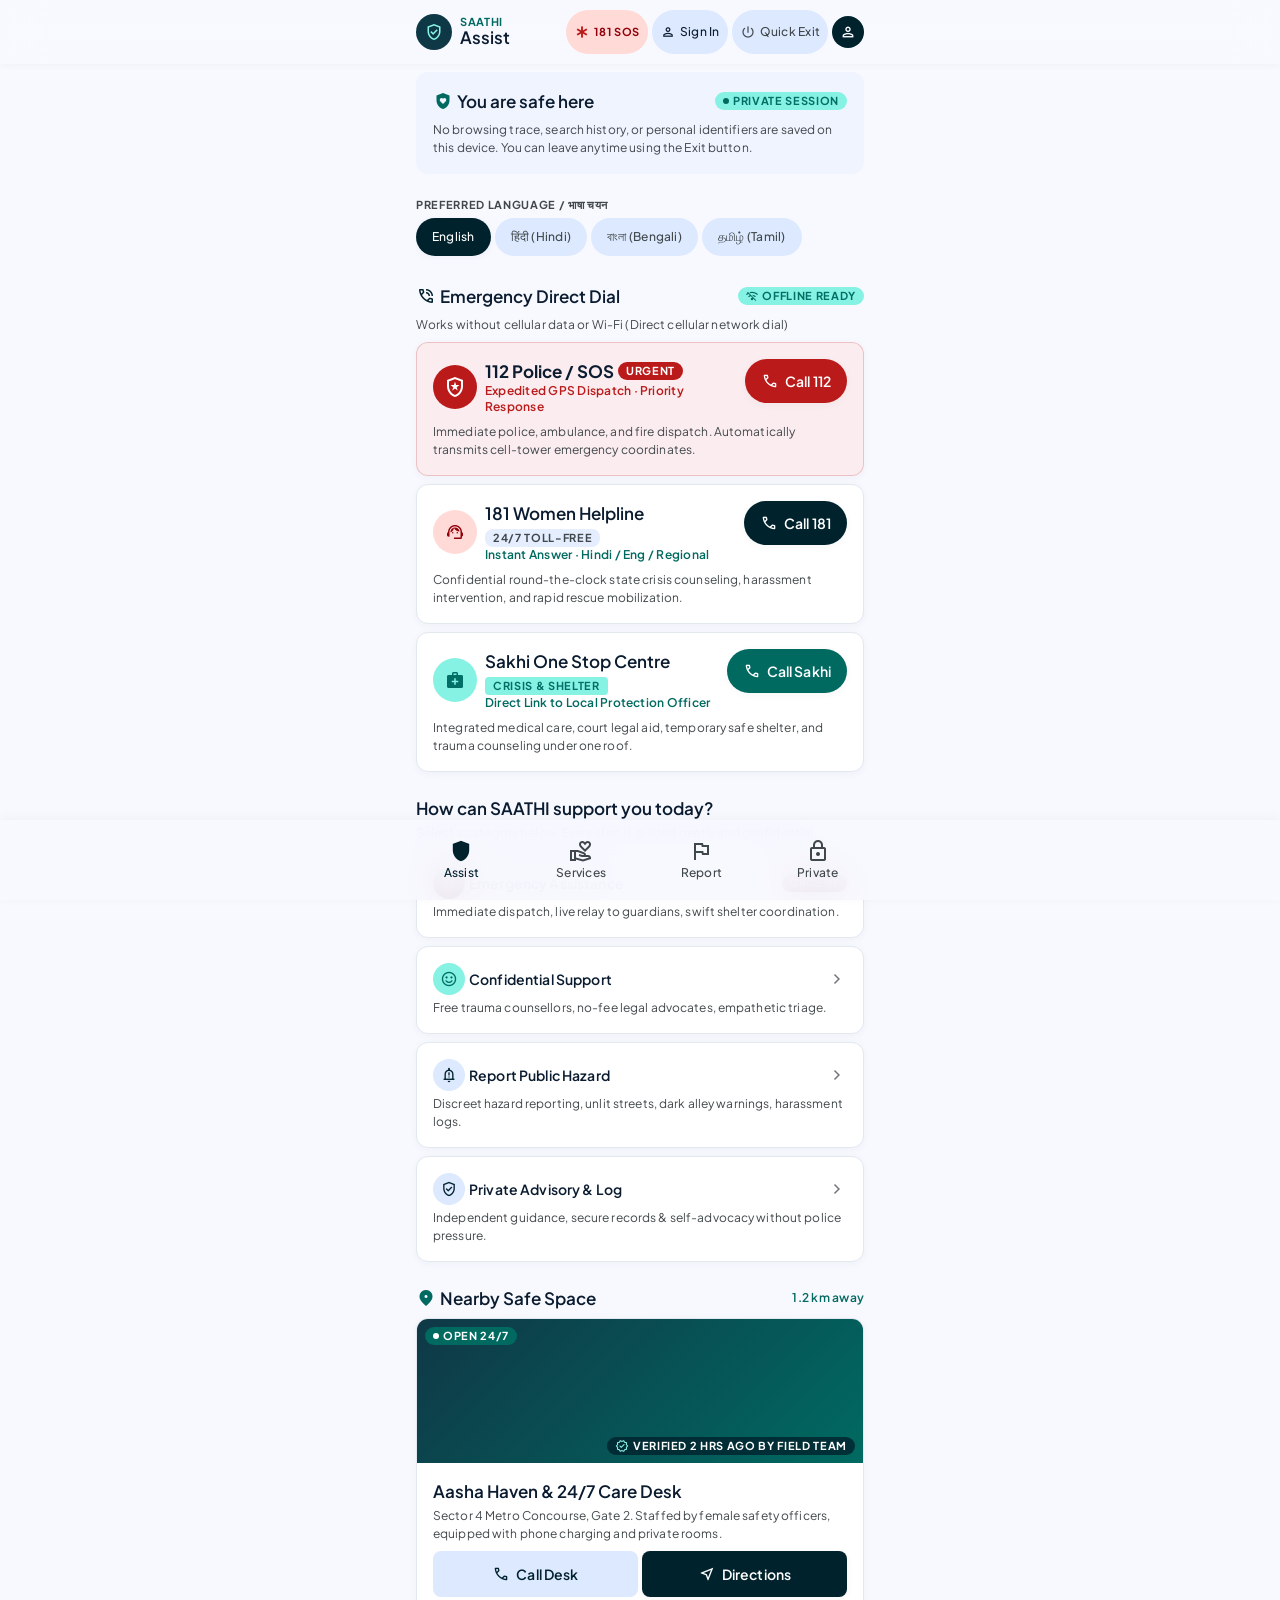
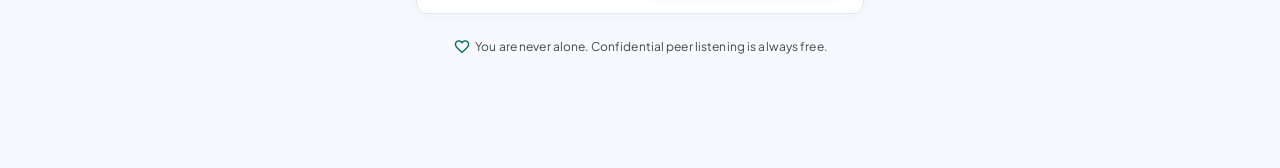
<file: shubrato/Mr.Shubrato sir ka project/Mr.Shubrato sir ka project/frontend/index.html>
<!DOCTYPE html>
<html lang="en">
<head>
  <meta charset="utf-8">
  <meta name="viewport" content="width=device-width, initial-scale=1, viewport-fit=cover">
  <meta name="theme-color" content="#f8f9ff">
  <meta name="robots" content="noindex, nofollow">
  <title>SAATHI – Assist</title>
  <link rel="preconnect" href="https://fonts.googleapis.com">
  <link rel="preconnect" href="https://fonts.gstatic.com" crossorigin>
  <link href="https://fonts.googleapis.com/css2?family=Plus+Jakarta+Sans:wght@400;500;600;700&display=swap" rel="stylesheet">
  <link href="https://fonts.googleapis.com/css2?family=Material+Symbols+Outlined:opsz,wght,FILL,GRAD@20..48,100..700,0..1,-50..200&display=swap" rel="stylesheet">
  <link rel="stylesheet" href="css/styles.css">
</head>
<body>
  <header class="app-header">
    <div class="app-header__inner">
      <div class="brand">
        <div class="brand__logo"><span class="icon" aria-hidden="true">verified_user</span></div>
        <div class="brand__text">
          <span class="brand__name t-caps">SAATHI</span>
          <span class="brand__page t-title">Assist</span>
        </div>
      </div>
      <div class="header-actions">
        <a class="pill-btn pill-btn--sos" href="tel:181" aria-label="Call 181 helpline">
          <span class="icon icon--16" aria-hidden="true">emergency</span><span class="t-caps">181 SOS</span>
        </a>
        <a class="pill-btn" href="login.html" aria-label="Sign in" style="background:var(--surface-container-high);color:var(--on-surface)">
          <span class="icon icon--16" aria-hidden="true">person</span><span class="t-label">Sign In</span>
        </a>
        <button class="pill-btn pill-btn--exit" type="button" data-quick-exit title="Leave this site immediately (or press Esc 3 times)">
          <span class="icon icon--16" aria-hidden="true">power_settings_new</span><span class="t-label">Quick Exit</span>
        </button>
        <div class="avatar" aria-hidden="true"><span class="icon icon--18">person</span></div>
      </div>
    </div>
  </header>

  <main class="app-main">

    <!-- Reassurance -->
    <section class="card card--tint" aria-labelledby="safe-title">
      <div class="row row--between">
        <div class="row" style="gap:4px">
          <span class="icon icon--fill accent" aria-hidden="true">shield_with_heart</span>
          <h1 class="t-title" id="safe-title" data-i18n="safe_title">You are safe here</h1>
        </div>
        <span class="badge t-caps"><span class="dot pulse"></span>Private Session</span>
      </div>
      <p class="t-small muted" data-i18n="safe_body">No browsing trace, search history, or personal identifiers are saved on this device. You can leave anytime using the Exit button.</p>
    </section>

    <!-- Language -->
    <section class="stack-xs" aria-labelledby="lang-label">
      <span class="t-caps muted" id="lang-label">Preferred Language / भाषा चयन</span>
      <div class="scroll-x" role="group" aria-labelledby="lang-label">
        <button class="chip t-label" type="button" data-lang="en" aria-pressed="true">English</button>
        <button class="chip t-label" type="button" data-lang="hi" aria-pressed="false">हिंदी (Hindi)</button>
        <button class="chip t-label" type="button" data-lang="bn" aria-pressed="false">বাংলা (Bengali)</button>
        <button class="chip t-label" type="button" data-lang="ta" aria-pressed="false">தமிழ் (Tamil)</button>
      </div>
    </section>

    <!-- Emergency dial -->
    <section class="section" aria-labelledby="dial-title">
      <div class="section__head">
        <div class="section__title">
          <span class="icon" style="color:var(--primary)" aria-hidden="true">phone_in_talk</span>
          <h2 class="t-title" id="dial-title" data-i18n="dial_title">Emergency Direct Dial</h2>
        </div>
        <span class="badge t-caps"><span class="icon icon--12 accent" aria-hidden="true">wifi_off</span>Offline Ready</span>
      </div>
      <p class="t-small muted">Works without cellular data or Wi-Fi (Direct cellular network dial)</p>

      <article class="card card--sos">
        <div class="row row--between" style="align-items:flex-start">
          <div class="row min-0">
            <div class="icon-circle icon-circle--lg icon-circle--sos"><span class="icon icon--24" aria-hidden="true">local_police</span></div>
            <div class="stack-xs min-0" style="gap:0">
              <div class="row row--wrap" style="gap:4px">
                <h3 class="t-title" style="font-weight:700">112 Police / SOS</h3>
                <span class="badge badge--red t-caps pulse">Urgent</span>
              </div>
              <span class="t-label danger" style="font-weight:600">Expedited GPS Dispatch · Priority Response</span>
            </div>
          </div>
          <a class="btn btn--call btn--call-sos t-label-lg" href="tel:112"><span class="icon icon--18" aria-hidden="true">call</span>Call 112</a>
        </div>
        <p class="t-small muted">Immediate police, ambulance, and fire dispatch. Automatically transmits cell-tower emergency coordinates.</p>
      </article>

      <article class="card">
        <div class="row row--between" style="align-items:flex-start">
          <div class="row min-0">
            <div class="icon-circle icon-circle--lg icon-circle--soft-red"><span class="icon" aria-hidden="true">support_agent</span></div>
            <div class="stack-xs min-0" style="gap:0">
              <div class="row row--wrap" style="gap:4px">
                <h3 class="t-title">181 Women Helpline</h3>
                <span class="tag t-caps">24/7 Toll-Free</span>
              </div>
              <span class="t-label accent" style="font-weight:600">Instant Answer · Hindi / Eng / Regional</span>
            </div>
          </div>
          <a class="btn btn--call btn--call-primary t-label-lg" href="tel:181"><span class="icon icon--18" aria-hidden="true">call</span>Call 181</a>
        </div>
        <p class="t-small muted">Confidential round-the-clock state crisis counseling, harassment intervention, and rapid rescue mobilization.</p>
      </article>

      <article class="card">
        <div class="row row--between" style="align-items:flex-start">
          <div class="row min-0">
            <div class="icon-circle icon-circle--lg icon-circle--teal"><span class="icon icon--fill" aria-hidden="true">medical_services</span></div>
            <div class="stack-xs min-0" style="gap:0">
              <div class="row row--wrap" style="gap:4px">
                <h3 class="t-title">Sakhi One Stop Centre</h3>
                <span class="badge badge--square t-caps">Crisis &amp; Shelter</span>
              </div>
              <span class="t-label accent" style="font-weight:600">Direct Link to Local Protection Officer</span>
            </div>
          </div>
          <a class="btn btn--call btn--call-teal t-label-lg" href="tel:181"><span class="icon icon--18" aria-hidden="true">call</span>Call Sakhi</a>
        </div>
        <p class="t-small muted">Integrated medical care, court legal aid, temporary safe shelter, and trauma counseling under one roof.</p>
      </article>
    </section>

    <!-- Triage -->
    <section class="section" aria-labelledby="support-title">
      <div>
        <h2 class="t-title" id="support-title" data-i18n="support_title">How can SAATHI support you today?</h2>
        <p class="t-small muted mt-xs" data-i18n="support_sub">Select a category below. Every step is guided gently and confidential.</p>
      </div>
      <a class="option-card" href="services.html?need=emergency">
        <div class="row row--between">
          <div class="row" style="gap:4px">
            <div class="icon-circle icon-circle--sm icon-circle--urgent"><span class="icon icon--18" aria-hidden="true">e911_emergency</span></div>
            <span class="t-label-lg">Emergency Assistance</span>
          </div>
          <span class="badge badge--urgent t-caps">Urgent</span>
        </div>
        <p class="t-small muted">Immediate dispatch, live relay to guardians, swift shelter coordination.</p>
      </a>
      <a class="option-card" href="services.html">
        <div class="row row--between">
          <div class="row" style="gap:4px">
            <div class="icon-circle icon-circle--sm icon-circle--teal"><span class="icon icon--18" aria-hidden="true">sentiment_satisfied</span></div>
            <span class="t-label-lg">Confidential Support</span>
          </div>
          <span class="icon subtle" aria-hidden="true">chevron_right</span>
        </div>
        <p class="t-small muted">Free trauma counsellors, no-fee legal advocates, empathetic triage.</p>
      </a>
      <a class="option-card" href="report.html">
        <div class="row row--between">
          <div class="row" style="gap:4px">
            <div class="icon-circle icon-circle--sm"><span class="icon icon--18" aria-hidden="true">notification_important</span></div>
            <span class="t-label-lg">Report Public Hazard</span>
          </div>
          <span class="icon subtle" aria-hidden="true">chevron_right</span>
        </div>
        <p class="t-small muted">Discreet hazard reporting, unlit streets, dark alley warnings, harassment logs.</p>
      </a>
      <a class="option-card" href="private.html">
        <div class="row row--between">
          <div class="row" style="gap:4px">
            <div class="icon-circle icon-circle--sm"><span class="icon icon--18" aria-hidden="true">verified_user</span></div>
            <span class="t-label-lg">Private Advisory &amp; Log</span>
          </div>
          <span class="icon subtle" aria-hidden="true">chevron_right</span>
        </div>
        <p class="t-small muted">Independent guidance, secure records &amp; self-advocacy without police pressure.</p>
      </a>
    </section>

    <!-- Nearby safe space -->
    <section class="section" aria-labelledby="nearby-title">
      <div class="section__head">
        <div class="section__title">
          <span class="icon icon--fill accent" aria-hidden="true">location_on</span>
          <h2 class="t-title" id="nearby-title" data-i18n="nearby_title">Nearby Safe Space</h2>
        </div>
        <span class="t-label accent" style="font-weight:600">1.2 km away</span>
      </div>
      <article class="card card--flush">
        <div class="media">
          <img src="https://lh3.googleusercontent.com/aida-public/[base64]" alt="Well-lit metro concourse with a staffed assistance desk" loading="lazy" onerror="this.remove()">
          <span class="media__tl badge badge--solid t-caps" style="padding:2px 8px"><span class="dot dot--white pulse"></span>Open 24/7</span>
          <span class="media__br glass-dark badge t-caps"><span class="icon icon--14" style="color:var(--secondary-fixed)" aria-hidden="true">verified</span>Verified 2 hrs ago by field team</span>
        </div>
        <div class="card__body">
          <div>
            <h3 class="t-title">Aasha Haven &amp; 24/7 Care Desk</h3>
            <p class="t-small muted mt-xs">Sector 4 Metro Concourse, Gate 2. Staffed by female safety officers, equipped with phone charging and private rooms.</p>
          </div>
          <div class="row" style="gap:4px">
            <a class="btn btn--soft t-label-lg grow" style="min-height:46px;border-radius:var(--radius);color:var(--primary)" href="tel:0112345678"><span class="icon icon--18" aria-hidden="true">call</span>Call Desk</a>
            <a class="btn btn--primary t-label-lg grow" style="min-height:46px;border-radius:var(--radius)" href="https://maps.google.com" target="_blank" rel="noopener noreferrer"><span class="icon icon--18" aria-hidden="true">near_me</span>Directions</a>
          </div>
        </div>
      </article>
    </section>

    <footer class="row" style="justify-content:center;text-align:center;gap:4px">
      <span class="icon icon--18 accent" aria-hidden="true">favorite</span>
      <p class="t-small muted" data-i18n="never_alone">You are never alone. Confidential peer listening is always free.</p>
    </footer>

  </main>

  <nav class="bottom-nav" aria-label="Primary">
    <div class="bottom-nav__inner">
      <a class="nav-link" href="index.html" aria-current="page"><span class="icon icon--24" aria-hidden="true">shield</span><span class="t-label">Assist</span></a>
      <a class="nav-link" href="services.html"><span class="icon icon--24" aria-hidden="true">volunteer_activism</span><span class="t-label">Services</span></a>
      <a class="nav-link" href="report.html"><span class="icon icon--24" aria-hidden="true">flag</span><span class="t-label">Report</span></a>
      <a class="nav-link" href="private.html"><span class="icon icon--24" aria-hidden="true">lock</span><span class="t-label">Private</span></a>
    </div>
  </nav>

  <script src="js/app.js"></script>
</body>
</html>
</file>
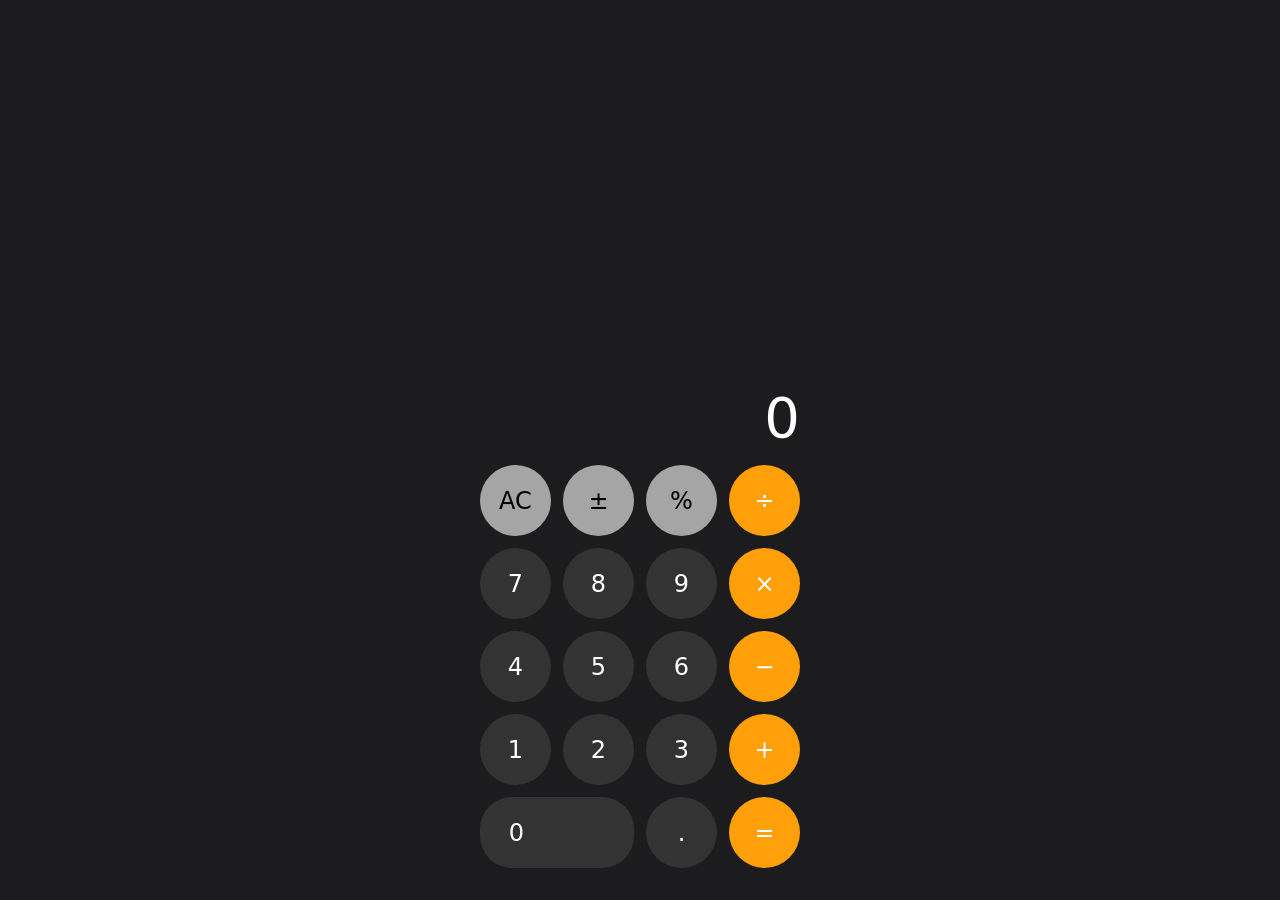
<file: shubrato/Mr.Shubrato sir ka project/Mr.Shubrato sir ka project/frontend/decoy.html>
<!DOCTYPE html>
<html lang="en">
<head>
  <meta charset="utf-8">
  <meta name="viewport" content="width=device-width, initial-scale=1, viewport-fit=cover">
  <title>Calculator</title>
  <link rel="stylesheet" href="css/styles.css">
</head>
<body style="background:#1c1c1e">
  <!-- Neutral decoy screen shown after Quick Exit. A fully working calculator. -->
  <main class="decoy" aria-label="Calculator">
    <div class="decoy__display" id="display" role="status">0</div>
    <div class="decoy__keys" id="keys">
      <button class="fn" data-k="C">AC</button><button class="fn" data-k="neg">±</button><button class="fn" data-k="pct">%</button><button class="op" data-k="/">÷</button>
      <button data-k="7">7</button><button data-k="8">8</button><button data-k="9">9</button><button class="op" data-k="*">×</button>
      <button data-k="4">4</button><button data-k="5">5</button><button data-k="6">6</button><button class="op" data-k="-">−</button>
      <button data-k="1">1</button><button data-k="2">2</button><button data-k="3">3</button><button class="op" data-k="+">+</button>
      <button class="zero" data-k="0">0</button><button data-k=".">.</button><button class="op" data-k="=">=</button>
    </div>
  </main>
  <script>
    (function () {
      var cur = "0", prev = null, op = null, fresh = true;
      var disp = document.getElementById("display");
      function show() { disp.textContent = cur.length > 12 ? Number(cur).toPrecision(9) : cur; }
      function calc(a, b, o) { a = parseFloat(a); b = parseFloat(b);
        var r = o === "+" ? a + b : o === "-" ? a - b : o === "*" ? a * b : (b === 0 ? NaN : a / b);
        return isFinite(r) ? String(+r.toFixed(10)) : "Error"; }
      document.getElementById("keys").addEventListener("click", function (e) {
        var k = e.target.dataset && e.target.dataset.k; if (!k) return;
        if (/^\d$/.test(k)) { cur = (fresh || cur === "0" || cur === "Error") ? k : cur + k; fresh = false; }
        else if (k === ".") { if (fresh) { cur = "0."; fresh = false; } else if (cur.indexOf(".") < 0) cur += "."; }
        else if (k === "C") { cur = "0"; prev = null; op = null; fresh = true; }
        else if (k === "neg") { cur = String(-parseFloat(cur) || 0); }
        else if (k === "pct") { cur = String(parseFloat(cur) / 100); }
        else if (k === "=") { if (op && prev !== null) { cur = calc(prev, cur, op); prev = null; op = null; fresh = true; } }
        else { if (op && prev !== null && !fresh) cur = calc(prev, cur, op); prev = cur; op = k; fresh = true; }
        show();
      });
    })();
  </script>
</body>
</html>
</file>
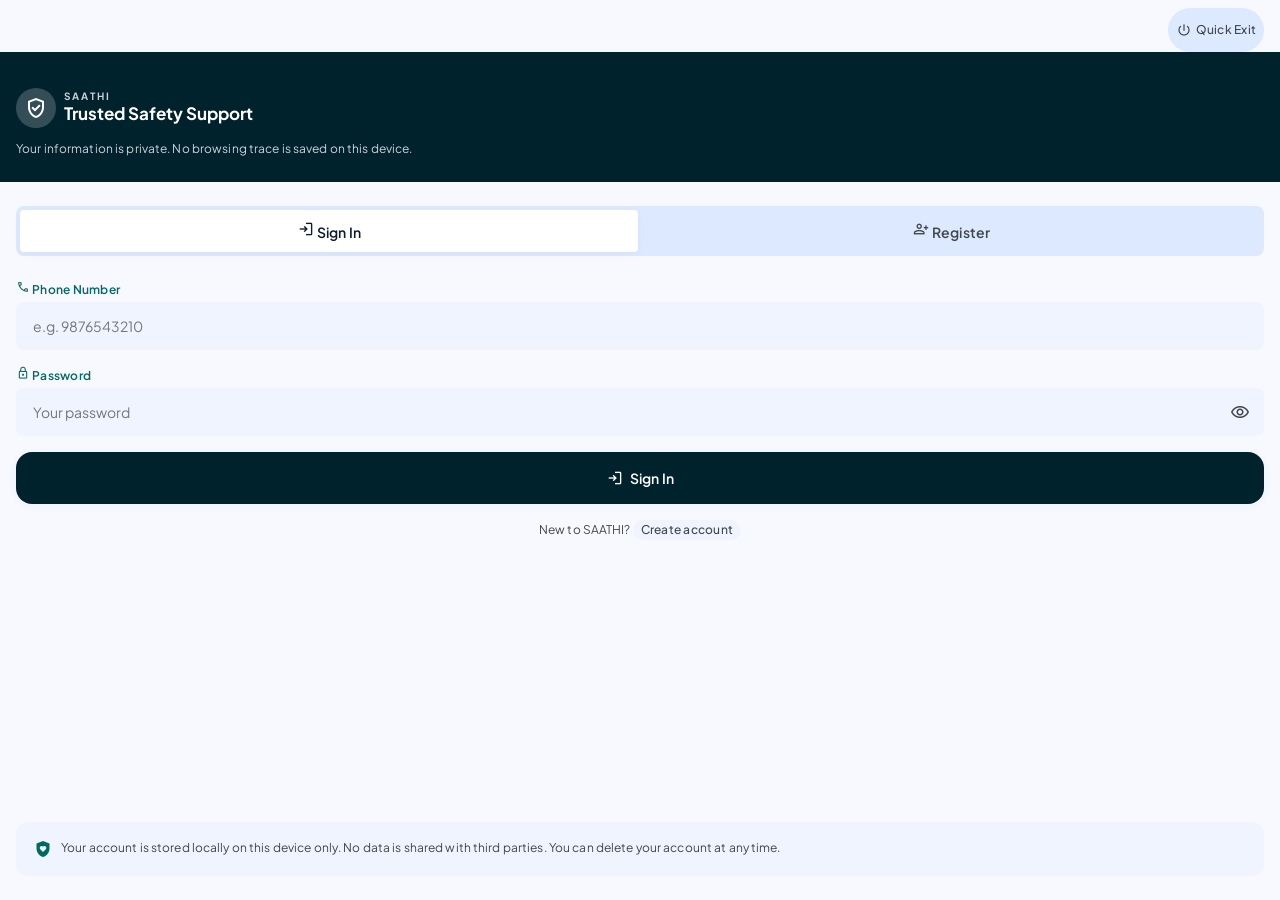
<file: shubrato/Mr.Shubrato sir ka project/Mr.Shubrato sir ka project/frontend/login.html>
<!DOCTYPE html>
<html lang="en">
<head>
  <meta charset="utf-8">
  <meta name="viewport" content="width=device-width, initial-scale=1, viewport-fit=cover">
  <meta name="theme-color" content="#f8f9ff">
  <meta name="robots" content="noindex, nofollow">
  <title>SAATHI – Sign In</title>
  <link rel="preconnect" href="https://fonts.googleapis.com">
  <link rel="preconnect" href="https://fonts.gstatic.com" crossorigin>
  <link href="https://fonts.googleapis.com/css2?family=Plus+Jakarta+Sans:wght@400;500;600;700&display=swap" rel="stylesheet">
  <link href="https://fonts.googleapis.com/css2?family=Material+Symbols+Outlined:opsz,wght,FILL,GRAD@20..48,100..700,0..1,-50..200&display=swap" rel="stylesheet">
  <link rel="stylesheet" href="css/styles.css">
  <style>
    /* ---- Login-page extras ---- */
    .auth-wrap {
      min-height: 100dvh;
      display: flex;
      flex-direction: column;
      align-items: stretch;
    }
    .auth-hero {
      background: var(--primary);
      color: var(--on-primary);
      padding: var(--space-xl) var(--margin-mobile) var(--space-lg);
      display: flex;
      flex-direction: column;
      gap: var(--space-xs);
    }
    .auth-hero .brand {
      display: flex;
      align-items: center;
      gap: var(--space-sm);
      margin-bottom: var(--space-sm);
    }
    .auth-hero .brand__logo {
      width: 40px;
      height: 40px;
      border-radius: 50%;
      background: rgba(255,255,255,0.2);
      display: flex;
      align-items: center;
      justify-content: center;
    }
    .auth-body {
      flex: 1;
      padding: var(--space-lg) var(--margin-mobile);
      display: flex;
      flex-direction: column;
      gap: var(--space-lg);
    }
    /* Tab switcher */
    .tab-bar {
      display: grid;
      grid-template-columns: 1fr 1fr;
      gap: 4px;
      padding: 4px;
      background: var(--surface-container-high);
      border-radius: var(--radius);
    }
    .tab-bar button {
      padding: 10px;
      border-radius: var(--radius-sm);
      color: var(--on-surface-variant);
      font-weight: 600;
      transition: all 0.15s;
    }
    .tab-bar button.is-active {
      background: var(--surface-container-lowest);
      color: var(--on-surface);
      box-shadow: var(--shadow-1);
    }
    /* Form panels */
    .auth-panel { display: flex; flex-direction: column; gap: var(--space-md); }
    .auth-panel[hidden] { display: none !important; }
    /* Error text under input */
    .field-error { color: var(--error); display: none; align-items: center; gap: 4px; }
    .field-error.is-visible { display: flex; }
    /* Password toggle */
    .pw-wrap { position: relative; }
    .pw-wrap .input { padding-right: 48px; }
    .pw-toggle {
      position: absolute;
      right: 4px;
      top: 50%;
      transform: translateY(-50%);
      width: 40px;
      height: 40px;
      border-radius: 50%;
      display: flex;
      align-items: center;
      justify-content: center;
      color: var(--on-surface-variant);
    }
    .pw-toggle:hover { background: var(--surface-container-high); }
    /* Quick exit always visible */
    .exit-row {
      display: flex;
      justify-content: flex-end;
      padding: var(--space-sm) var(--margin-mobile) 0;
    }
  </style>
</head>
<body>
  <div class="auth-wrap">

    <!-- Quick Exit -->
    <div class="exit-row">
      <button class="pill-btn pill-btn--exit" type="button" data-quick-exit
        title="Leave this site immediately (or press Esc 3 times)">
        <span class="icon icon--16" aria-hidden="true">power_settings_new</span>
        <span class="t-label">Quick Exit</span>
      </button>
    </div>

    <!-- Hero banner -->
    <div class="auth-hero">
      <div class="brand">
        <div class="brand__logo">
          <span class="icon icon--24" aria-hidden="true" style="color:#fff">verified_user</span>
        </div>
        <div>
          <div class="brand__name t-caps" style="color:rgba(255,255,255,0.8);font-size:10px;letter-spacing:2px">SAATHI</div>
          <div class="t-title" style="color:#fff;font-weight:700">Trusted Safety Support</div>
        </div>
      </div>
      <p class="t-small" style="color:rgba(255,255,255,0.8)">
        Your information is private. No browsing trace is saved on this device.
      </p>
    </div>

    <!-- Auth forms -->
    <div class="auth-body">

      <!-- Tab switcher -->
      <div class="tab-bar" role="tablist">
        <button type="button" role="tab" id="tab-login" aria-selected="true"
          aria-controls="panel-login" class="t-label-lg is-active">
          <span class="icon icon--18" aria-hidden="true">login</span>
          Sign In
        </button>
        <button type="button" role="tab" id="tab-register" aria-selected="false"
          aria-controls="panel-register" class="t-label-lg">
          <span class="icon icon--18" aria-hidden="true">person_add</span>
          Register
        </button>
      </div>

      <!-- ─── LOGIN PANEL ─── -->
      <section id="panel-login" class="auth-panel" role="tabpanel" aria-labelledby="tab-login">
        <form id="form-login" novalidate>

          <div class="stack-xs" style="gap:var(--space-md)">
            <div class="field">
              <label for="login-phone" class="t-label accent" style="font-weight:600">
                <span class="icon icon--14" aria-hidden="true">phone</span>
                Phone Number
              </label>
              <input id="login-phone" name="phone" type="tel" inputmode="numeric"
                class="input" placeholder="e.g. 9876543210" autocomplete="username"
                required minlength="7" maxlength="20">
              <span class="t-small field-error" id="login-phone-err" role="alert">
                <span class="icon icon--14" aria-hidden="true">error</span>
                Please enter your phone number.
              </span>
            </div>

            <div class="field">
              <label for="login-password" class="t-label accent" style="font-weight:600">
                <span class="icon icon--14" aria-hidden="true">lock</span>
                Password
              </label>
              <div class="pw-wrap">
                <input id="login-password" name="password" type="password"
                  class="input" placeholder="Your password" autocomplete="current-password"
                  required minlength="1">
                <button type="button" class="pw-toggle" aria-label="Show/hide password"
                  data-target="login-password">
                  <span class="icon icon--20" aria-hidden="true">visibility</span>
                </button>
              </div>
              <span class="t-small field-error" id="login-pw-err" role="alert">
                <span class="icon icon--14" aria-hidden="true">error</span>
                Please enter your password.
              </span>
            </div>

            <!-- Server error banner -->
            <div class="banner" id="login-server-err" hidden>
              <span class="icon" aria-hidden="true">error_outline</span>
              <p class="t-small" id="login-server-msg">Incorrect phone number or password.</p>
            </div>

            <button type="submit" id="btn-login" class="btn btn--primary btn--lg t-label-lg">
              <span class="icon icon--18" aria-hidden="true">login</span>
              Sign In
            </button>
          </div>

        </form>

        <p class="t-small muted" style="text-align:center">
          New to SAATHI?
          <button type="button" class="btn btn--ghost btn--inline t-label" id="go-register"
            style="min-height:0;padding:2px 8px">Create account</button>
        </p>
      </section>

      <!-- ─── REGISTER PANEL ─── -->
      <section id="panel-register" class="auth-panel" role="tabpanel"
        aria-labelledby="tab-register" hidden>
        <form id="form-register" novalidate>

          <div class="stack-xs" style="gap:var(--space-md)">

            <div class="field">
              <label for="reg-name" class="t-label accent" style="font-weight:600">
                <span class="icon icon--14" aria-hidden="true">person</span>
                Full Name
              </label>
              <input id="reg-name" name="name" type="text"
                class="input" placeholder="e.g. Priya Sharma" autocomplete="name"
                required minlength="2" maxlength="160">
              <span class="t-small field-error" id="reg-name-err" role="alert">
                <span class="icon icon--14" aria-hidden="true">error</span>
                Please enter your name (at least 2 characters).
              </span>
            </div>

            <div class="field">
              <label for="reg-phone" class="t-label accent" style="font-weight:600">
                <span class="icon icon--14" aria-hidden="true">phone</span>
                Your Phone Number
              </label>
              <input id="reg-phone" name="phone" type="tel" inputmode="numeric"
                class="input" placeholder="e.g. 9876543210" autocomplete="tel"
                required minlength="7" maxlength="20">
              <span class="t-small field-error" id="reg-phone-err" role="alert">
                <span class="icon icon--14" aria-hidden="true">error</span>
                Please enter a valid phone number.
              </span>
            </div>

            <div class="field">
              <label for="reg-parent-phone" class="t-label accent" style="font-weight:600">
                <span class="icon icon--14" aria-hidden="true">supervisor_account</span>
                Parent / Guardian Phone
                <span class="badge t-caps" style="font-weight:400;font-size:9px">Optional</span>
              </label>
              <input id="reg-parent-phone" name="parent_phone" type="tel" inputmode="numeric"
                class="input" placeholder="e.g. 9123456789" autocomplete="tel">
            </div>

            <div class="field">
              <label for="reg-password" class="t-label accent" style="font-weight:600">
                <span class="icon icon--14" aria-hidden="true">lock</span>
                Choose a Password
              </label>
              <div class="pw-wrap">
                <input id="reg-password" name="password" type="password"
                  class="input" placeholder="At least 6 characters" autocomplete="new-password"
                  required minlength="6" maxlength="128">
                <button type="button" class="pw-toggle" aria-label="Show/hide password"
                  data-target="reg-password">
                  <span class="icon icon--20" aria-hidden="true">visibility</span>
                </button>
              </div>
              <span class="t-small field-error" id="reg-pw-err" role="alert">
                <span class="icon icon--14" aria-hidden="true">error</span>
                Password must be at least 6 characters.
              </span>
            </div>

            <!-- Server error banner -->
            <div class="banner" id="reg-server-err" hidden>
              <span class="icon" aria-hidden="true">error_outline</span>
              <p class="t-small" id="reg-server-msg">Something went wrong. Please try again.</p>
            </div>

            <button type="submit" id="btn-register" class="btn btn--primary btn--lg t-label-lg">
              <span class="icon icon--18" aria-hidden="true">person_add</span>
              Create Account
            </button>
          </div>

        </form>

        <p class="t-small muted" style="text-align:center">
          Already have an account?
          <button type="button" class="btn btn--ghost btn--inline t-label" id="go-login"
            style="min-height:0;padding:2px 8px">Sign in</button>
        </p>
      </section>

      <!-- Privacy notice -->
      <div class="card card--tint" style="margin-top:auto">
        <div class="row" style="gap:8px;align-items:flex-start">
          <span class="icon accent icon--fill shrink-0" aria-hidden="true">shield_with_heart</span>
          <p class="t-small muted">
            Your account is stored locally on this device only.
            No data is shared with third parties. You can delete your account at any time.
          </p>
        </div>
      </div>

    </div>
  </div>

  <script src="js/app.js"></script>
  <script src="js/auth.js"></script>
</body>
</html>
</file>
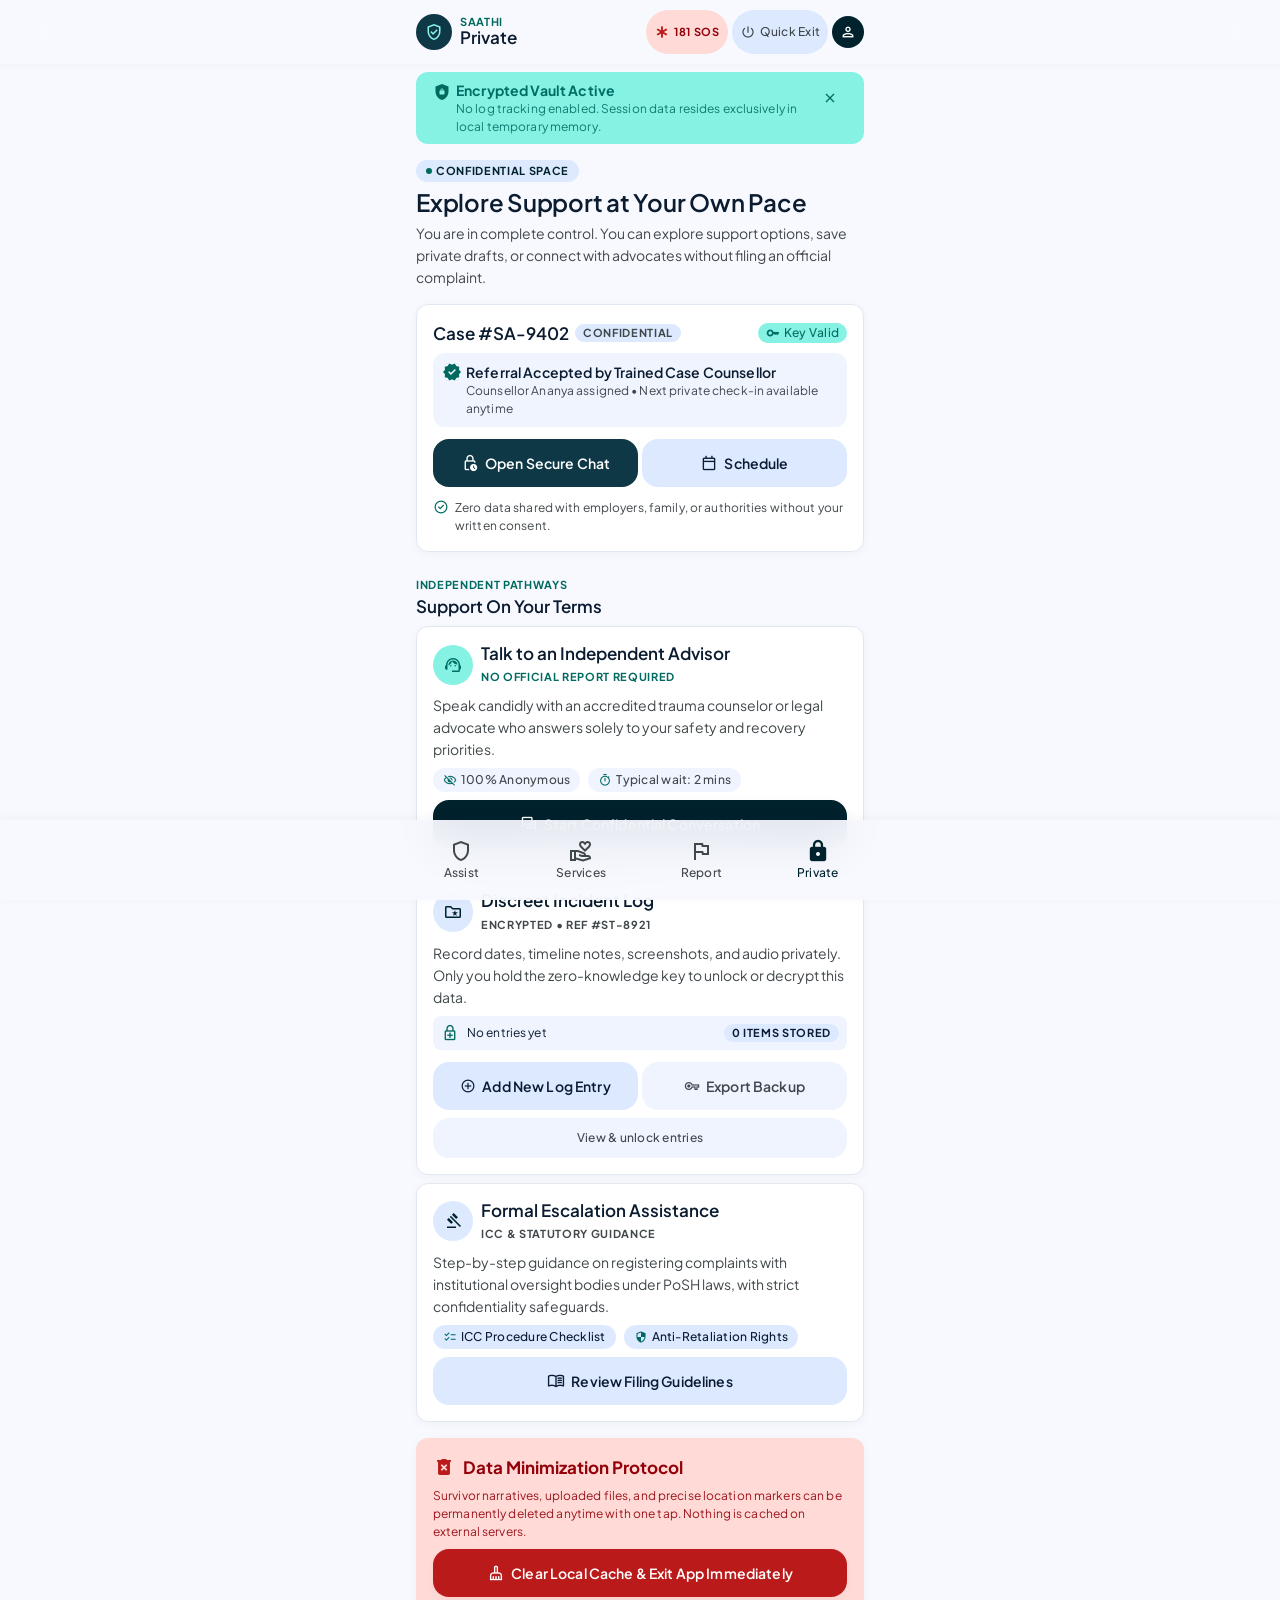
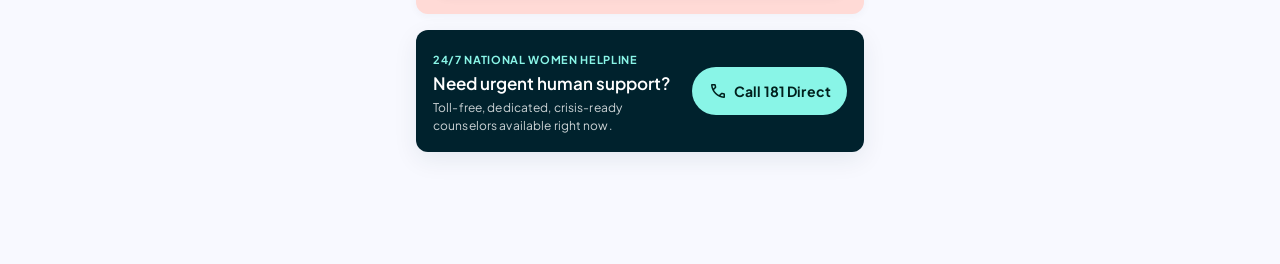
<file: shubrato/Mr.Shubrato sir ka project/Mr.Shubrato sir ka project/frontend/private.html>
<!DOCTYPE html>
<html lang="en">
<head>
  <meta charset="utf-8">
  <meta name="viewport" content="width=device-width, initial-scale=1, viewport-fit=cover">
  <meta name="theme-color" content="#f8f9ff">
  <meta name="robots" content="noindex, nofollow">
  <title>SAATHI – Private Support</title>
  <link rel="preconnect" href="https://fonts.googleapis.com">
  <link rel="preconnect" href="https://fonts.gstatic.com" crossorigin>
  <link href="https://fonts.googleapis.com/css2?family=Plus+Jakarta+Sans:wght@400;500;600;700&display=swap" rel="stylesheet">
  <link href="https://fonts.googleapis.com/css2?family=Material+Symbols+Outlined:opsz,wght,FILL,GRAD@20..48,100..700,0..1,-50..200&display=swap" rel="stylesheet">
  <link rel="stylesheet" href="css/styles.css">
</head>
<body>
  <header class="app-header">
    <div class="app-header__inner">
      <div class="brand">
        <div class="brand__logo"><span class="icon" aria-hidden="true">verified_user</span></div>
        <div class="brand__text">
          <span class="brand__name t-caps">SAATHI</span>
          <span class="brand__page t-title">Private</span>
        </div>
      </div>
      <div class="header-actions">
        <a class="pill-btn pill-btn--sos" href="tel:181" aria-label="Call 181 helpline">
          <span class="icon icon--16" aria-hidden="true">emergency</span><span class="t-caps">181 SOS</span>
        </a>
        <button class="pill-btn pill-btn--exit" type="button" data-quick-exit title="Leave this site immediately (or press Esc 3 times)">
          <span class="icon icon--16" aria-hidden="true">power_settings_new</span><span class="t-label">Quick Exit</span>
        </button>
        <div class="avatar" aria-hidden="true"><span class="icon icon--18">person</span></div>
      </div>
    </div>
  </header>

  <main class="app-main app-main--tight">

    <div class="banner" id="vault-banner" role="status">
      <div class="row min-0" style="align-items:flex-start;gap:4px">
        <span class="icon icon--fill accent" style="margin-top:2px" aria-hidden="true">shield_lock</span>
        <div class="min-0"><div class="t-label-lg" style="font-weight:700">Encrypted Vault Active</div><div class="t-small" style="opacity:.9">No log tracking enabled. Session data resides exclusively in local temporary memory.</div></div>
      </div>
      <button class="icon-btn" type="button" id="banner-close" aria-label="Dismiss banner" style="color:inherit"><span class="icon icon--18" aria-hidden="true">close</span></button>
    </div>

    <div class="stack-xs">
      <span class="badge badge--soft t-caps" style="align-self:flex-start;color:var(--primary);padding:4px 10px"><span class="dot"></span>Confidential Space</span>
      <h1 class="t-headline">Explore Support at Your Own Pace</h1>
      <p class="t-body muted">You are in complete control. You can explore support options, save private drafts, or connect with advocates without filing an official complaint.</p>
    </div>

    <section class="card" aria-label="Your case">
      <div class="row row--between row--wrap">
        <div class="row" style="gap:6px"><span class="t-title">Case #SA-9402</span><span class="tag t-caps" style="background:var(--surface-container-high);border-radius:var(--radius-full)">Confidential</span></div>
        <span class="badge t-label"><span class="icon icon--14 icon--fill" aria-hidden="true">key</span>Key Valid</span>
      </div>
      <div class="card card--tint" style="flex-direction:row;align-items:flex-start;padding:var(--space-sm);gap:var(--space-xs);background:var(--surface-container-low)">
        <span class="icon icon--fill accent" aria-hidden="true">verified</span>
        <div><div class="t-label-lg">Referral Accepted by Trained Case Counsellor</div><div class="t-small muted">Counsellor Ananya assigned • Next private check-in available anytime</div></div>
      </div>
      <div class="grid-2 pt-xs">
        <button class="btn btn--container t-label-lg" type="button" data-action="secure-chat"><span class="icon icon--18" aria-hidden="true">lock_clock</span>Open Secure Chat</button>
        <button class="btn btn--soft t-label-lg" type="button" data-action="schedule"><span class="icon icon--18" aria-hidden="true">calendar_today</span>Schedule</button>
      </div>
      <div class="row muted pt-xs" style="gap:6px;align-items:flex-start"><span class="icon icon--16 accent" aria-hidden="true">check_circle</span><span class="t-small">Zero data shared with employers, family, or authorities without your written consent.</span></div>
    </section>

    <section class="stack-sm pt-xs" aria-labelledby="pathways">
      <div><span class="t-caps accent">Independent Pathways</span><h2 class="t-title" id="pathways">Support On Your Terms</h2></div>

      <article class="card">
        <div class="row" style="gap:8px"><div class="icon-circle icon-circle--teal"><span class="icon" aria-hidden="true">support_agent</span></div><div><h3 class="t-title" style="line-height:1.25">Talk to an Independent Advisor</h3><span class="t-caps accent">No official report required</span></div></div>
        <p class="t-body muted">Speak candidly with an accredited trauma counselor or legal advocate who answers solely to your safety and recovery priorities.</p>
        <div class="row row--wrap">
          <span class="chip-info t-label"><span class="icon icon--14" aria-hidden="true">visibility_off</span>100% Anonymous</span>
          <span class="chip-info t-label"><span class="icon icon--14" aria-hidden="true">timer</span>Typical wait: 2 mins</span>
        </div>
        <button class="btn btn--primary t-label-lg" type="button" data-action="advisor"><span class="icon icon--18" aria-hidden="true">forum</span>Start Confidential Conversation</button>
      </article>

      <article class="card">
        <div class="row" style="gap:8px"><div class="icon-circle"><span class="icon" aria-hidden="true">folder_special</span></div><div><h3 class="t-title" style="line-height:1.25">Discreet Incident Log</h3><span class="t-caps muted">Encrypted • Ref #ST-8921</span></div></div>
        <p class="t-body muted">Record dates, timeline notes, screenshots, and audio privately. Only you hold the zero-knowledge key to unlock or decrypt this data.</p>
        <div class="row row--between" style="padding:var(--space-sm);background:var(--surface-container-low);border-radius:var(--radius)">
          <div class="row min-0" style="gap:8px"><span class="icon icon--18 accent" aria-hidden="true">enhanced_encryption</span><span class="t-small truncate" id="log-last">Last Entry: 2 days ago (Encrypted)</span></div>
          <span class="badge badge--soft t-caps shrink-0" id="log-count">3 Items Stored</span>
        </div>
        <div class="grid-2 pt-xs">
          <button class="btn btn--soft t-label-lg" type="button" id="btn-add-entry"><span class="icon icon--16" aria-hidden="true">add_circle</span>Add New Log Entry</button>
          <button class="btn btn--ghost t-label-lg" type="button" id="btn-export"><span class="icon icon--16" aria-hidden="true">vpn_key</span>Export Backup</button>
        </div>
        <button class="btn btn--ghost t-label" type="button" id="btn-open-log" style="min-height:40px">View &amp; unlock entries</button>
      </article>

      <article class="card">
        <div class="row" style="gap:8px"><div class="icon-circle"><span class="icon" aria-hidden="true">gavel</span></div><div><h3 class="t-title" style="line-height:1.25">Formal Escalation Assistance</h3><span class="t-caps muted">ICC &amp; Statutory Guidance</span></div></div>
        <p class="t-body muted">Step-by-step guidance on registering complaints with institutional oversight bodies under PoSH laws, with strict confidentiality safeguards.</p>
        <div class="row row--wrap">
          <span class="chip-info chip-info--strong t-label"><span class="icon icon--14" aria-hidden="true">checklist</span>ICC Procedure Checklist</span>
          <span class="chip-info chip-info--strong t-label"><span class="icon icon--14" aria-hidden="true">security</span>Anti-Retaliation Rights</span>
        </div>
        <button class="btn btn--soft t-label-lg" type="button" data-action="guidelines"><span class="icon icon--18" aria-hidden="true">menu_book</span>Review Filing Guidelines</button>
      </article>
    </section>

    <section class="card card--danger" aria-labelledby="wipe-title">
      <div class="row" style="gap:8px"><span class="icon icon--fill danger" style="font-size:22px" aria-hidden="true">delete_forever</span><h3 class="t-title" id="wipe-title" style="font-weight:700">Data Minimization Protocol</h3></div>
      <p class="t-small" style="opacity:.9">Survivor narratives, uploaded files, and precise location markers can be permanently deleted anytime with one tap. Nothing is cached on external servers.</p>
      <button class="btn btn--danger t-label-lg" type="button" id="wipe-button"><span class="icon icon--18" aria-hidden="true">cleaning_services</span>Clear Local Cache &amp; Exit App Immediately</button>
    </section>

    <section class="card card--dark" style="flex-direction:row;align-items:center;justify-content:space-between">
      <div class="min-0">
        <span class="t-caps" style="color:var(--secondary-fixed)">24/7 National Women Helpline</span>
        <div class="t-title" style="margin-top:2px">Need urgent human support?</div>
        <div class="t-small" style="opacity:.8;margin-top:4px">Toll-free, dedicated, crisis-ready counselors available right now.</div>
      </div>
      <a class="btn btn--mint t-label-lg" style="min-height:48px" href="tel:181"><span class="icon" aria-hidden="true">call</span>Call 181 Direct</a>
    </section>

    <!-- Vault dialogs -->
    <dialog class="sheet" id="entry-dialog" aria-labelledby="entry-title">
      <form method="dialog" class="sheet__body" id="entry-form">
        <h2 class="t-title" id="entry-title">Add a private log entry</h2>
        <p class="t-small muted">Your note is encrypted in this browser with your passphrase (AES-GCM). We cannot recover it if you forget the passphrase.</p>
        <div class="field"><label class="t-label muted" for="entry-text">What happened? (date, place, details)</label><textarea class="input" id="entry-text" required placeholder="Write at your own pace..."></textarea></div>
        <div class="field"><label class="t-label muted" for="entry-pass">Passphrase (min. 6 characters)</label><input class="input" id="entry-pass" type="password" minlength="6" required autocomplete="new-password"></div>
        <div class="grid-2"><button class="btn btn--soft t-label-lg" type="button" data-close>Cancel</button><button class="btn btn--primary t-label-lg" type="submit">Encrypt &amp; save</button></div>
      </form>
    </dialog>

    <dialog class="sheet" id="log-dialog" aria-labelledby="log-title">
      <div class="sheet__body">
        <h2 class="t-title" id="log-title">Unlock your entries</h2>
        <div class="field"><label class="t-label muted" for="unlock-pass">Passphrase</label><input class="input" id="unlock-pass" type="password" autocomplete="current-password"></div>
        <button class="btn btn--primary t-label-lg" type="button" id="btn-unlock">Unlock</button>
        <ul class="entry-list" id="entry-list"></ul>
        <button class="btn btn--soft t-label-lg" type="button" data-close>Close</button>
      </div>
    </dialog>

    <dialog class="sheet" id="confirm-dialog" aria-labelledby="confirm-title">
      <div class="sheet__body">
        <h2 class="t-title" id="confirm-title">Delete everything on this device?</h2>
        <p class="t-body muted">This permanently removes all drafts, log entries and settings stored by SAATHI here, then takes you out of the app. This cannot be undone.</p>
        <div class="grid-2"><button class="btn btn--soft t-label-lg" type="button" data-close>Keep my data</button><button class="btn btn--danger t-label-lg" type="button" id="confirm-wipe">Delete &amp; exit</button></div>
      </div>
    </dialog>

  </main>

  <nav class="bottom-nav" aria-label="Primary">
    <div class="bottom-nav__inner">
      <a class="nav-link" href="index.html"><span class="icon icon--24" aria-hidden="true">shield</span><span class="t-label">Assist</span></a>
      <a class="nav-link" href="services.html"><span class="icon icon--24" aria-hidden="true">volunteer_activism</span><span class="t-label">Services</span></a>
      <a class="nav-link" href="report.html"><span class="icon icon--24" aria-hidden="true">flag</span><span class="t-label">Report</span></a>
      <a class="nav-link" href="private.html" aria-current="page"><span class="icon icon--24" aria-hidden="true">lock</span><span class="t-label">Private</span></a>
    </div>
  </nav>

  <script src="js/app.js"></script>
  <script src="js/private.js"></script>
</body>
</html>
</file>
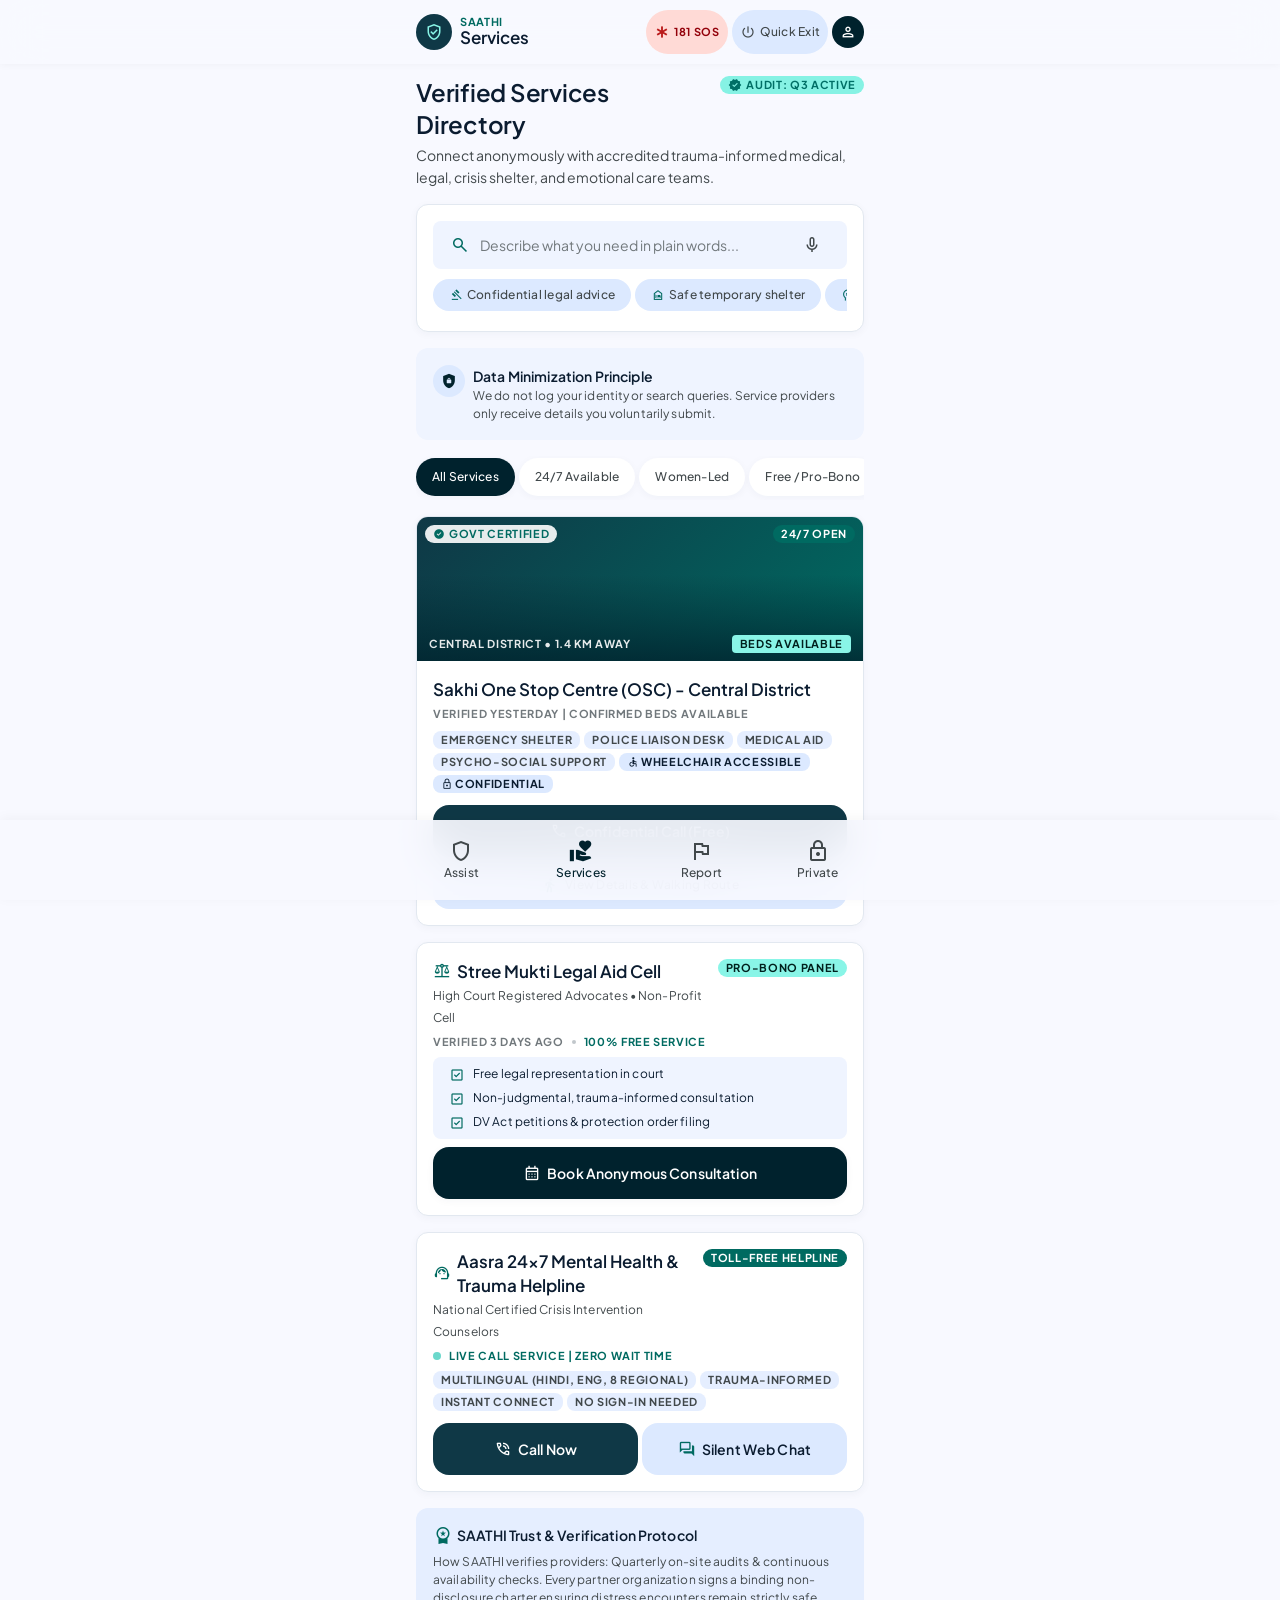
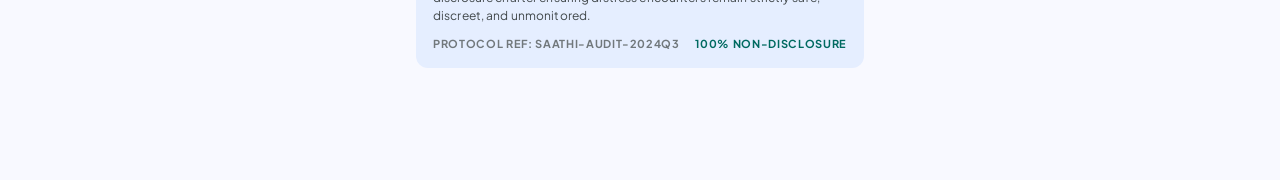
<file: shubrato/Mr.Shubrato sir ka project/Mr.Shubrato sir ka project/frontend/services.html>
<!DOCTYPE html>
<html lang="en">
<head>
  <meta charset="utf-8">
  <meta name="viewport" content="width=device-width, initial-scale=1, viewport-fit=cover">
  <meta name="theme-color" content="#f8f9ff">
  <meta name="robots" content="noindex, nofollow">
  <title>SAATHI – Verified Services</title>
  <link rel="preconnect" href="https://fonts.googleapis.com">
  <link rel="preconnect" href="https://fonts.gstatic.com" crossorigin>
  <link href="https://fonts.googleapis.com/css2?family=Plus+Jakarta+Sans:wght@400;500;600;700&display=swap" rel="stylesheet">
  <link href="https://fonts.googleapis.com/css2?family=Material+Symbols+Outlined:opsz,wght,FILL,GRAD@20..48,100..700,0..1,-50..200&display=swap" rel="stylesheet">
  <link rel="stylesheet" href="css/styles.css">
</head>
<body>
  <header class="app-header">
    <div class="app-header__inner">
      <div class="brand">
        <div class="brand__logo"><span class="icon" aria-hidden="true">verified_user</span></div>
        <div class="brand__text">
          <span class="brand__name t-caps">SAATHI</span>
          <span class="brand__page t-title">Services</span>
        </div>
      </div>
      <div class="header-actions">
        <a class="pill-btn pill-btn--sos" href="tel:181" aria-label="Call 181 helpline">
          <span class="icon icon--16" aria-hidden="true">emergency</span><span class="t-caps">181 SOS</span>
        </a>
        <button class="pill-btn pill-btn--exit" type="button" data-quick-exit title="Leave this site immediately (or press Esc 3 times)">
          <span class="icon icon--16" aria-hidden="true">power_settings_new</span><span class="t-label">Quick Exit</span>
        </button>
        <div class="avatar" aria-hidden="true"><span class="icon icon--18">person</span></div>
      </div>
    </div>
  </header>

  <main class="app-main app-main--tight">

    <div class="stack-xs pt-xs">
      <div class="row row--between" style="align-items:flex-start">
        <h1 class="t-headline">Verified Services Directory</h1>
        <span class="badge t-caps shrink-0"><span class="icon icon--14 icon--fill" aria-hidden="true">verified</span>Audit: Q3 Active</span>
      </div>
      <p class="t-body muted">Connect anonymously with accredited trauma-informed medical, legal, crisis shelter, and emotional care teams.</p>
    </div>

    <!-- Search -->
    <section class="card" aria-label="Search services">
      <div class="search-box">
        <span class="icon accent" aria-hidden="true">search</span>
        <input id="directory-search" type="search" placeholder="Describe what you need in plain words..." autocomplete="off" aria-label="Search services">
        <button class="icon-btn" type="button" id="mic-btn" aria-label="Search by voice"><span class="icon" aria-hidden="true">mic</span></button>
      </div>
      <div class="scroll-x">
        <button class="chip chip--sm t-label" type="button" data-query="legal"><span class="icon icon--14" aria-hidden="true">gavel</span>Confidential legal advice</button>
        <button class="chip chip--sm t-label" type="button" data-query="shelter"><span class="icon icon--14" aria-hidden="true">night_shelter</span>Safe temporary shelter</button>
        <button class="chip chip--sm t-label" type="button" data-query="counselling"><span class="icon icon--14" aria-hidden="true">psychology</span>Trauma counselling</button>
      </div>
    </section>

    <div class="card card--tint" style="flex-direction:row;align-items:flex-start">
      <div class="icon-circle icon-circle--sm accent"><span class="icon icon--18 icon--fill" aria-hidden="true">shield_lock</span></div>
      <div>
        <span class="t-label-lg">Data Minimization Principle</span>
        <p class="t-small muted">We do not log your identity or search queries. Service providers only receive details you voluntarily submit.</p>
      </div>
    </div>

    <!-- Filters -->
    <div class="scroll-x" role="group" aria-label="Filter services" id="filters">
      <button class="chip chip--white t-label" type="button" data-filter="all" aria-pressed="true">All Services</button>
      <button class="chip chip--white t-label" type="button" data-filter="247" aria-pressed="false">24/7 Available</button>
      <button class="chip chip--white t-label" type="button" data-filter="women" aria-pressed="false">Women-Led</button>
      <button class="chip chip--white t-label" type="button" data-filter="free" aria-pressed="false">Free / Pro-Bono</button>
    </div>

    <p class="t-small muted" id="results-status" role="status" aria-live="polite" hidden></p>

    <div class="stack-md" id="service-list">
      <!-- Sakhi OSC -->
      <article class="card card--flush service" data-tags="247 women free" data-search="sakhi one stop centre shelter police medical aid psycho-social support emergency beds central district">
        <div class="media">
          <img src="https://lh3.googleusercontent.com/aida-public/[base64]" alt="Calm, well-lit community centre with greenery" loading="lazy" onerror="this.remove()">
          <div class="media__shade"></div>
          <span class="media__tl glass badge t-caps" style="color:var(--secondary)"><span class="icon icon--12 icon--fill" aria-hidden="true">check_circle</span>Govt Certified</span>
          <span class="media__tr badge badge--solid t-caps">24/7 Open</span>
          <div class="media__bl"><span class="t-caps" style="opacity:.9">Central District • 1.4 km away</span><span class="badge badge--fixed badge--square t-caps">Beds Available</span></div>
        </div>
        <div class="card__body">
          <div>
            <h2 class="t-title">Sakhi One Stop Centre (OSC) - Central District</h2>
            <span class="t-caps subtle">Verified Yesterday | Confirmed Beds Available</span>
          </div>
          <div class="tag-list">
            <span class="tag t-caps">Emergency shelter</span><span class="tag t-caps">Police liaison desk</span><span class="tag t-caps">Medical aid</span><span class="tag t-caps">Psycho-social support</span>
            <span class="tag tag--strong t-caps"><span class="icon icon--12" aria-hidden="true">accessible</span>Wheelchair Accessible</span>
            <span class="tag tag--strong t-caps"><span class="icon icon--12" aria-hidden="true">lock</span>Confidential</span>
          </div>
          <div class="stack-xs pt-xs">
            <a class="btn btn--lg btn--container t-label-lg" href="tel:181"><span class="icon icon--18" aria-hidden="true">call</span>Confidential Call (Free)</a>
            <button class="btn btn--soft t-label" type="button" data-action="route" data-name="Sakhi One Stop Centre, Central District"><span class="icon icon--18 accent" aria-hidden="true">directions_walk</span>View Details &amp; Walking Route</button>
          </div>
        </div>
      </article>

      <!-- Legal aid -->
      <article class="card service" data-tags="free women" data-search="stree mukti legal aid cell advocates court dv act protection order pro-bono legal advice">
        <div class="row row--between" style="align-items:flex-start">
          <div>
            <div class="row" style="gap:6px"><span class="icon icon--18 icon--fill accent" aria-hidden="true">balance</span><h2 class="t-title">Stree Mukti Legal Aid Cell</h2></div>
            <span class="t-small muted">High Court Registered Advocates • Non-Profit Cell</span>
          </div>
          <span class="badge badge--fixed t-caps shrink-0">Pro-Bono Panel</span>
        </div>
        <div class="verified-line"><span class="t-caps subtle">Verified 3 days ago</span><span class="sep"></span><span class="t-caps accent">100% Free Service</span></div>
        <ul class="checklist">
          <li><span class="icon icon--16" aria-hidden="true">check_box</span><span class="t-small">Free legal representation in court</span></li>
          <li><span class="icon icon--16" aria-hidden="true">check_box</span><span class="t-small">Non-judgmental, trauma-informed consultation</span></li>
          <li><span class="icon icon--16" aria-hidden="true">check_box</span><span class="t-small">DV Act petitions &amp; protection order filing</span></li>
        </ul>
        <button class="btn btn--lg btn--primary t-label-lg" type="button" data-action="book" data-name="Stree Mukti Legal Aid Cell"><span class="icon icon--18" aria-hidden="true">calendar_month</span>Book Anonymous Consultation</button>
      </article>

      <!-- Aasra -->
      <article class="card service" data-tags="247 free" data-search="aasra mental health trauma helpline counselling crisis counselors multilingual live call">
        <div class="row row--between" style="align-items:flex-start">
          <div>
            <div class="row" style="gap:6px"><span class="icon icon--18 icon--fill accent" aria-hidden="true">support_agent</span><h2 class="t-title">Aasra 24x7 Mental Health &amp; Trauma Helpline</h2></div>
            <span class="t-small muted">National Certified Crisis Intervention Counselors</span>
          </div>
          <span class="badge badge--solid t-caps shrink-0">Toll-Free Helpline</span>
        </div>
        <div class="verified-line"><span class="dot dot--lg pulse" style="background:var(--secondary-fixed-dim)"></span><span class="t-caps accent">Live Call Service | Zero Wait Time</span></div>
        <div class="tag-list"><span class="tag t-caps">Multilingual (Hindi, Eng, 8 regional)</span><span class="tag t-caps">Trauma-informed</span><span class="tag t-caps">Instant Connect</span><span class="tag t-caps">No Sign-in Needed</span></div>
        <div class="grid-2 pt-xs">
          <a class="btn btn--lg btn--container t-label-lg" href="tel:919820466726"><span class="icon icon--18" aria-hidden="true">phone_in_talk</span>Call Now</a>
          <button class="btn btn--lg btn--soft t-label-lg" type="button" data-action="chat" data-name="Aasra"><span class="icon icon--18 accent" aria-hidden="true">forum</span>Silent Web Chat</button>
        </div>
      </article>
    </div>

    <div class="card card--muted" id="no-results" hidden>
      <p class="t-label-lg">No matching services found</p>
      <p class="t-small muted">Try fewer words, or call the 181 helpline — they can find the right service for you.</p>
    </div>

    <section class="card card--muted">
      <div class="row" style="gap:4px"><span class="icon icon--fill accent" aria-hidden="true">workspace_premium</span><span class="t-label-lg">SAATHI Trust &amp; Verification Protocol</span></div>
      <p class="t-small muted">How SAATHI verifies providers: Quarterly on-site audits &amp; continuous availability checks. Every partner organization signs a binding non-disclosure charter ensuring distress encounters remain strictly safe, discreet, and unmonitored.</p>
      <div class="row row--between pt-xs subtle"><span class="t-caps">Protocol ref: SAATHI-AUDIT-2024Q3</span><span class="t-caps accent">100% Non-Disclosure</span></div>
    </section>

  </main>

  <nav class="bottom-nav" aria-label="Primary">
    <div class="bottom-nav__inner">
      <a class="nav-link" href="index.html"><span class="icon icon--24" aria-hidden="true">shield</span><span class="t-label">Assist</span></a>
      <a class="nav-link" href="services.html" aria-current="page"><span class="icon icon--24" aria-hidden="true">volunteer_activism</span><span class="t-label">Services</span></a>
      <a class="nav-link" href="report.html"><span class="icon icon--24" aria-hidden="true">flag</span><span class="t-label">Report</span></a>
      <a class="nav-link" href="private.html"><span class="icon icon--24" aria-hidden="true">lock</span><span class="t-label">Private</span></a>
    </div>
  </nav>

  <script src="js/app.js"></script>
  <script src="js/services.js"></script>
</body>
</html>
</file>
<file: shubrato/Mr.Shubrato sir ka project/Mr.Shubrato sir ka project/frontend/css/styles.css>
/* ==========================================================================
   SAATHI – "Sanctuary Quietude" design system
   Plain CSS (no framework). Sections:
   1. Design tokens   2. Base   3. App shell (header / nav)   4. Components
   5. Page-specific   6. Utilities
   ========================================================================== */

/* ---------- 1. Design tokens ---------- */
:root {
  /* Colour roles (from DESIGN.md) */
  --surface: #f8f9ff;
  --surface-container-lowest: #ffffff;
  --surface-container-low: #eff4ff;
  --surface-container: #e5eeff;
  --surface-container-high: #dce9ff;
  --surface-container-highest: #d3e4fe;
  --on-surface: #0b1c30;
  --on-surface-variant: #41484b;
  --outline: #71787c;
  --outline-variant: #c1c7cb;

  --primary: #00222d;
  --on-primary: #ffffff;
  --primary-container: #0f3846;
  --on-primary-container: #7ca1b2;
  --primary-fixed: #c2e8fa;

  --secondary: #006a61;
  --on-secondary: #ffffff;
  --secondary-container: #86f2e4;
  --on-secondary-container: #006f66;
  --secondary-fixed: #89f5e7;
  --secondary-fixed-dim: #6bd8cb;
  --on-secondary-fixed: #00201d;

  --tertiary-container: #6e001c;
  --on-tertiary-container: #ff6c7a;

  --error: #ba1a1a;
  --on-error: #ffffff;
  --inverse-surface: #213145;
  --error-container: #ffdad6;
  --on-error-container: #93000a;

  /* Typography */
  --font: "Plus Jakarta Sans", system-ui, -apple-system, "Segoe UI", sans-serif;

  /* Spacing */
  --space-xs: 0.25rem;
  --space-sm: 0.5rem;
  --space-md: 1rem;
  --space-lg: 1.5rem;
  --space-xl: 2.25rem;
  --margin-mobile: 1rem;
  --gutter-mobile: 0.75rem;

  /* Radii */
  --radius-sm: 0.25rem;
  --radius: 0.5rem;
  --radius-md: 0.75rem;
  --radius-lg: 1rem;
  --radius-xl: 1.5rem;
  --radius-full: 9999px;

  /* Elevation */
  --shadow-1: 0 2px 8px rgba(15, 56, 70, 0.04);
  --shadow-2: 0 8px 24px rgba(15, 56, 70, 0.08);

  --header-h: 4rem;
  --nav-h: 5rem;
  --app-max: 30rem;
}

/* ---------- 2. Base ---------- */
*, *::before, *::after { box-sizing: border-box; }

html { -webkit-text-size-adjust: 100%; }

body {
  margin: 0;
  min-height: 100vh;
  background: var(--surface);
  color: var(--on-surface);
  font-family: var(--font);
  font-size: 14px;
  line-height: 22px;
  overscroll-behavior: none;
  -webkit-tap-highlight-color: transparent;
}

h1, h2, h3, p { margin: 0; }
a { color: inherit; text-decoration: none; }
img { display: block; max-width: 100%; }
button { font: inherit; color: inherit; cursor: pointer; border: 0; background: none; padding: 0; }
input, textarea { font: inherit; color: inherit; }

:focus-visible { outline: 2px solid var(--secondary); outline-offset: 2px; }

::-webkit-scrollbar { display: none; }

/* Material Symbols */
.icon {
  font-family: "Material Symbols Outlined";
  font-weight: normal;
  font-style: normal;
  font-size: 20px;
  line-height: 1;
  display: inline-block;
  width: 1em; height: 1em; overflow: hidden; /* keeps layout stable if the icon font fails to load */
  flex-shrink: 0;
  letter-spacing: normal;
  text-transform: none;
  white-space: nowrap;
  -webkit-font-smoothing: antialiased;
  font-variation-settings: "FILL" 0, "wght" 400;
}
.icon--fill { font-variation-settings: "FILL" 1, "wght" 400; }
.icon--12 { font-size: 12px; }
.icon--14 { font-size: 14px; }
.icon--16 { font-size: 16px; }
.icon--18 { font-size: 18px; }
.icon--24 { font-size: 24px; }

/* Type scale */
.t-hero       { font-size: 28px; line-height: 36px; font-weight: 700; letter-spacing: -0.01em; }
.t-headline   { font-size: 24px; line-height: 32px; font-weight: 600; letter-spacing: -0.01em; }
.t-title      { font-size: 17px; line-height: 24px; font-weight: 600; }
.t-body       { font-size: 14px; line-height: 22px; }
.t-small      { font-size: 12px; line-height: 18px; letter-spacing: 0.01em; }
.t-label-lg   { font-size: 14px; line-height: 20px; font-weight: 600; letter-spacing: 0.01em; }
.t-label      { font-size: 12px; line-height: 16px; font-weight: 500; letter-spacing: 0.02em; }
/* Caps are reserved for short labels only (see DESIGN.md "Caps discipline") */
.t-caps       { font-size: 11px; line-height: 14px; font-weight: 700; letter-spacing: 0.06em; text-transform: uppercase; }

.muted    { color: var(--on-surface-variant); }
.subtle   { color: var(--outline); }
.accent   { color: var(--secondary); }
.danger   { color: var(--error); }

/* ---------- 3. App shell ---------- */
.shell { max-width: var(--app-max); margin: 0 auto; }

.app-header {
  position: fixed; top: 0; left: 0; right: 0; z-index: 50;
  padding-top: env(safe-area-inset-top, 0);
  background: rgba(248, 249, 255, 0.85);
  -webkit-backdrop-filter: blur(20px); backdrop-filter: blur(20px);
  box-shadow: 0 1px 8px rgba(0, 0, 0, 0.04);
}
.app-header__inner {
  max-width: var(--app-max); margin: 0 auto; height: var(--header-h);
  padding: 0 var(--margin-mobile);
  display: flex; align-items: center; justify-content: space-between; gap: var(--space-xs);
}
.brand { display: flex; align-items: center; gap: var(--space-sm); min-width: 0; }
.brand__logo {
  width: 36px; height: 36px; border-radius: 50%;
  background: var(--primary-container); color: var(--secondary-fixed);
  display: flex; align-items: center; justify-content: center; flex-shrink: 0;
}
.brand__text { display: flex; flex-direction: column; min-width: 0; }
.brand__name { color: var(--secondary); line-height: 1; }
.brand__page { line-height: 1.2; overflow: hidden; text-overflow: ellipsis; white-space: nowrap; }
.header-actions { display: flex; align-items: center; gap: var(--space-xs); flex-shrink: 0; }

.pill-btn {
  min-height: 44px; padding: var(--space-xs) var(--space-sm);
  border-radius: var(--radius-full);
  display: inline-flex; align-items: center; gap: var(--space-xs);
  transition: transform 0.15s, background-color 0.15s;
}
.pill-btn:active { transform: scale(0.95); }
.pill-btn--sos  { background: var(--error-container); color: var(--on-error-container); }
.pill-btn--sos .icon { color: var(--error); }
.pill-btn--sos:hover { background: #ffc9c3; }
.pill-btn--exit { background: var(--surface-container-high); color: var(--on-surface-variant); }
.pill-btn--exit:hover { background: var(--surface-container-highest); }

.avatar {
  width: 32px; height: 32px; border-radius: 50%; flex-shrink: 0;
  background: var(--primary); color: var(--on-primary);
  display: flex; align-items: center; justify-content: center;
}

.app-main {
  max-width: var(--app-max); margin: 0 auto;
  padding: calc(var(--header-h) + env(safe-area-inset-top, 0) + var(--space-sm)) var(--margin-mobile) 7rem;
  display: flex; flex-direction: column; gap: var(--space-lg);
}
.app-main--tight { gap: var(--space-md); }

.bottom-nav {
  position: fixed; bottom: 0; left: 0; right: 0; z-index: 50;
  padding-bottom: env(safe-area-inset-bottom, 0);
  background: rgba(248, 249, 255, 0.92);
  -webkit-backdrop-filter: blur(20px); backdrop-filter: blur(20px);
  box-shadow: 0 -2px 12px rgba(0, 0, 0, 0.04);
}
.bottom-nav__inner {
  max-width: var(--app-max); margin: 0 auto; height: var(--nav-h);
  display: flex; align-items: center; justify-content: space-around; padding: 0 var(--space-xs);
}
.nav-link {
  min-width: 56px; min-height: 48px; padding: 0 var(--space-sm);
  display: flex; flex-direction: column; align-items: center; justify-content: center; gap: 2px;
  color: var(--on-surface-variant); transition: color 0.15s;
}
.nav-link:hover { color: var(--on-surface); }
.nav-link[aria-current="page"] { color: var(--primary); font-weight: 600; }
.nav-link[aria-current="page"] .icon { font-variation-settings: "FILL" 1, "wght" 500; }

/* ---------- 4. Components ---------- */

/* Sections */
.section { display: flex; flex-direction: column; gap: var(--space-sm); }
.section__head { display: flex; align-items: center; justify-content: space-between; gap: var(--space-sm); }
.section__title { display: flex; align-items: center; gap: var(--space-xs); }
.stack-xs { display: flex; flex-direction: column; gap: var(--space-xs); }
.stack-sm { display: flex; flex-direction: column; gap: var(--space-sm); }
.stack-md { display: flex; flex-direction: column; gap: var(--space-md); }
.row { display: flex; align-items: center; gap: var(--space-sm); }
.row--between { justify-content: space-between; }
.row--wrap { flex-wrap: wrap; }
.grid-2 { display: grid; grid-template-columns: 1fr 1fr; gap: var(--space-xs); }

/* Cards */
.card {
  background: var(--surface-container-lowest);
  border: 1px solid #e2e8f0;
  border-radius: var(--radius-md);
  padding: var(--space-md);
  box-shadow: var(--shadow-1);
  display: flex; flex-direction: column; gap: var(--space-sm);
}
.card--flush { padding: 0; overflow: hidden; gap: 0; }
.card--tint  { background: var(--surface-container-low); border-color: transparent; box-shadow: none; }
.card--muted { background: var(--surface-container); border-color: transparent; box-shadow: none; }
.card--danger { background: var(--error-container); color: var(--on-error-container); border-color: transparent; }
.card--dark  { background: var(--primary); color: var(--on-primary); border-color: transparent; box-shadow: var(--shadow-2); }
.card--sos   { background: rgba(255, 218, 214, 0.4); border-color: rgba(186, 26, 26, 0.2); }
.card__body { padding: var(--space-md); display: flex; flex-direction: column; gap: var(--space-sm); }

/* Round icon holder */
.icon-circle {
  width: 40px; height: 40px; border-radius: 50%; flex-shrink: 0;
  display: flex; align-items: center; justify-content: center;
  background: var(--surface-container-high); color: var(--primary);
}
.icon-circle--lg { width: 44px; height: 44px; }
.icon-circle--sm { width: 32px; height: 32px; }
.icon-circle--sos { background: var(--error); color: #fff; }
.icon-circle--soft-red { background: var(--error-container); color: var(--on-error-container); }
.icon-circle--teal { background: var(--secondary-container); color: var(--on-secondary-container); }
.icon-circle--urgent { background: var(--tertiary-container); color: var(--on-tertiary-container); }

/* Badges & tags */
.badge {
  display: inline-flex; align-items: center; gap: 4px;
  padding: 2px 8px; border-radius: var(--radius-full);
  background: var(--secondary-container); color: var(--on-secondary-container);
}
.badge--square { border-radius: var(--radius-sm); }
.badge--neutral { background: var(--surface-container); color: var(--primary); }
.badge--solid { background: var(--secondary); color: var(--on-secondary); }
.badge--fixed { background: var(--secondary-fixed); color: var(--on-secondary-fixed); }
.badge--red { background: var(--error); color: #fff; }
.badge--urgent { background: var(--tertiary-container); color: var(--on-tertiary-container); }
.badge--soft { background: var(--surface-container-high); color: var(--on-surface); }

.dot { width: 6px; height: 6px; border-radius: 50%; background: var(--secondary); flex-shrink: 0; }
.dot--white { background: #fff; }
.dot--lg { width: 8px; height: 8px; }
.pulse { animation: pulse 2s cubic-bezier(0.4, 0, 0.6, 1) infinite; }
@keyframes pulse { 50% { opacity: 0.45; } }

.tag {
  padding: 2px 8px; border-radius: var(--radius);
  background: var(--surface-container); color: var(--on-surface-variant);
  display: inline-flex; align-items: center; gap: 2px;
}
.tag--strong { background: var(--surface-container-high); color: var(--on-surface); }
.tag-list { display: flex; flex-wrap: wrap; gap: 4px; }

.chip-info {
  padding: 4px 10px; border-radius: var(--radius-full);
  background: var(--surface-container-low); color: var(--on-surface-variant);
  display: inline-flex; align-items: center; gap: 4px;
}
.chip-info--strong { background: var(--surface-container-high); color: var(--on-surface); }
.chip-info .icon { color: var(--secondary); }

/* Buttons – minimum touch height 48–52px */
.btn {
  min-height: 48px; width: 100%; padding: 0 var(--space-md);
  border-radius: var(--radius-lg);
  display: inline-flex; align-items: center; justify-content: center; gap: 6px;
  transition: transform 0.12s, background-color 0.15s, box-shadow 0.15s;
  text-align: center;
}
.btn:active { transform: scale(0.98); }
.btn--lg { min-height: 52px; }
.btn--primary   { background: var(--primary); color: var(--on-primary); box-shadow: var(--shadow-1); }
.btn--primary:hover { background: var(--primary-container); }
.btn--container { background: var(--primary-container); color: var(--on-primary); }
.btn--soft      { background: var(--surface-container-high); color: var(--on-surface); }
.btn--soft:hover { background: var(--surface-container-highest); }
.btn--ghost     { background: var(--surface-container-low); color: var(--on-surface-variant); }
.btn--danger    { background: var(--error); color: var(--on-error); box-shadow: var(--shadow-1); }
.btn--inline    { width: auto; }
.btn--call {
  width: auto; min-height: 44px; border-radius: var(--radius-full);
  padding: 0 var(--space-md); flex-shrink: 0; box-shadow: var(--shadow-1);
}
.btn--call-sos { background: var(--error); color: #fff; }
.btn--call-primary { background: var(--primary); color: var(--on-primary); }
.btn--call-teal { background: var(--secondary); color: var(--on-secondary); }
.btn--mint { background: var(--secondary-fixed); color: var(--on-secondary-fixed); font-weight: 700; width: auto; border-radius: var(--radius-full); flex-shrink: 0; }
.btn--mint:hover { background: var(--secondary-fixed-dim); }
.btn:disabled { opacity: 0.6; cursor: not-allowed; }

/* Horizontal scrollers + chips */
.scroll-x { display: flex; align-items: center; gap: var(--space-xs); overflow-x: auto; padding: 2px 0 4px; scrollbar-width: none; }
.chip {
  min-height: 38px; padding: 0 var(--space-md); flex-shrink: 0; white-space: nowrap;
  border-radius: var(--radius-full);
  background: var(--surface-container-high); color: var(--on-surface-variant);
  display: inline-flex; align-items: center; gap: 4px;
  transition: background-color 0.15s, color 0.15s, transform 0.12s;
}
.chip:hover { color: var(--on-surface); }
.chip:active { transform: scale(0.96); }
.chip[aria-pressed="true"], .chip.is-active { background: var(--primary); color: var(--on-primary); box-shadow: var(--shadow-1); }
.chip--white { background: var(--surface-container-lowest); box-shadow: var(--shadow-1); }
.chip--sm { min-height: 32px; padding: 0 var(--space-md); }
.chip .icon { color: var(--secondary); }
.chip[aria-pressed="true"] .icon, .chip.is-active .icon { color: inherit; }

/* Option button used in navigation lists */
.option-card {
  width: 100%; text-align: left; display: flex; flex-direction: column; gap: var(--space-xs);
  padding: var(--space-md); border-radius: var(--radius-md);
  background: var(--surface-container-lowest); border: 1px solid #e2e8f0; box-shadow: var(--shadow-1);
  transition: background-color 0.15s, transform 0.12s;
}
.option-card:hover { background: var(--surface-container-low); }
.option-card:active { transform: scale(0.99); }

/* Form inputs */
.field { display: flex; flex-direction: column; gap: 4px; }
.input {
  width: 100%; min-height: 48px; padding: var(--space-xs) var(--space-md);
  border: 1.5px solid transparent; border-radius: var(--radius);
  background: var(--surface-container-low); color: var(--on-surface);
  transition: background-color 0.15s, border-color 0.15s;
}
.input::placeholder { color: var(--outline); }
.input:focus { outline: none; background: var(--surface-container-lowest); border-color: var(--secondary); }
textarea.input { min-height: 112px; padding: var(--space-sm) var(--space-md); resize: vertical; }

.search-box {
  display: flex; align-items: center; gap: var(--space-sm);
  padding: 0 var(--space-md); min-height: 48px;
  background: var(--surface-container-low); border-radius: var(--radius);
  border: 1.5px solid transparent; transition: border-color 0.15s, background-color 0.15s;
}
.search-box:focus-within { border-color: var(--secondary); background: var(--surface-container-lowest); }
.search-box input { flex: 1; min-width: 0; border: 0; background: transparent; outline: none; min-height: 44px; }
.search-box input::placeholder { color: var(--outline); }
.icon-btn { width: 36px; height: 36px; border-radius: 50%; display: inline-flex; align-items: center; justify-content: center; color: var(--on-surface-variant); flex-shrink: 0; }
.icon-btn:hover { background: var(--surface-container-high); color: var(--on-surface); }
.icon-btn:active { transform: scale(0.9); }
.icon-btn.is-listening { background: var(--error-container); color: var(--error); }

/* Custom checkbox (24px footprint, 6px radius) */
.check { display: flex; align-items: flex-start; gap: var(--space-sm); cursor: pointer; user-select: none; }
.check input { position: absolute; opacity: 0; width: 0; height: 0; }
.check__box {
  width: 24px; height: 24px; border-radius: 6px; flex-shrink: 0; margin-top: 0;
  background: var(--surface-container-highest); color: transparent;
  display: flex; align-items: center; justify-content: center;
  transition: background-color 0.15s, color 0.15s;
}
.check input:checked + .check__box { background: var(--secondary); color: var(--on-secondary); }
.check input:focus-visible + .check__box { outline: 2px solid var(--secondary); outline-offset: 2px; }
.divider { height: 1px; background: var(--surface-container); border: 0; width: 100%; margin: 0; }

/* Banner */
.banner {
  display: flex; align-items: flex-start; justify-content: space-between; gap: var(--space-xs);
  padding: var(--space-sm) var(--space-md); border-radius: var(--radius-md);
  background: var(--secondary-container); color: var(--on-secondary-container);
}
.banner[hidden] { display: none; }
.banner__pill {
  justify-content: center; border-radius: var(--radius-full); padding: 4px var(--space-sm);
  background: rgba(134, 242, 228, 0.4); align-items: center; gap: var(--space-xs);
}

/* Trusted/Verified line */
.verified-line { display: flex; align-items: center; gap: 8px; }
.sep { width: 4px; height: 4px; border-radius: 50%; background: var(--outline-variant); }

/* Checklist box */
.checklist { display: flex; flex-direction: column; gap: 6px; padding: var(--space-sm) var(--space-md); background: var(--surface-container-low); border-radius: var(--radius); }
.checklist li { list-style: none; display: flex; align-items: flex-start; gap: 8px; }
.checklist { margin: 0; }
.checklist .icon { color: var(--secondary); margin-top: 2px; }

/* Image header on cards */
.media { position: relative; width: 100%; height: 9rem; background: linear-gradient(135deg, var(--primary-container), var(--secondary)); overflow: hidden; }
.media img { width: 100%; height: 100%; object-fit: cover; }
.media__shade { position: absolute; inset: 0; background: linear-gradient(to top, rgba(0, 34, 45, 0.8), transparent 60%); }
.media__tl, .media__tr, .media__bl, .media__br { position: absolute; }
.media__tl { top: 8px; left: 8px; }
.media__tr { top: 8px; right: 8px; }
.media__br { bottom: 8px; right: 8px; }
.media__bl { bottom: 8px; left: 12px; right: 12px; display: flex; align-items: center; justify-content: space-between; color: #fff; }
.glass { background: rgba(255, 255, 255, 0.9); -webkit-backdrop-filter: blur(4px); backdrop-filter: blur(4px); }
.glass-dark { background: rgba(0, 34, 45, 0.8); color: #fff; -webkit-backdrop-filter: blur(4px); backdrop-filter: blur(4px); }

/* Toast */
.toast-region { position: fixed; left: 0; right: 0; bottom: calc(var(--nav-h) + 12px + env(safe-area-inset-bottom, 0)); z-index: 80; display: flex; flex-direction: column; align-items: center; gap: 8px; pointer-events: none; padding: 0 var(--margin-mobile); }
.toast {
  max-width: 26rem; padding: 12px 16px; border-radius: var(--radius-lg);
  background: var(--inverse-surface, #213145); color: #eaf1ff; box-shadow: var(--shadow-2);
  display: flex; align-items: center; gap: 8px;
  animation: toast-in 0.2s ease-out;
}
.toast.is-leaving { opacity: 0; transform: translateY(8px); transition: opacity 0.25s, transform 0.25s; }
@keyframes toast-in { from { opacity: 0; transform: translateY(8px); } }

/* Dialog (modal sheet) */
dialog.sheet {
  width: min(100% - 2rem, 28rem); padding: 0; border: 1px solid #cbd5e1; border-radius: var(--radius-xl);
  background: var(--surface-container-lowest); color: var(--on-surface); box-shadow: var(--shadow-2);
}
dialog.sheet::backdrop { background: rgba(0, 34, 45, 0.5); }
.sheet__body { padding: var(--space-lg); display: flex; flex-direction: column; gap: var(--space-md); }

/* ---------- 5. Page-specific ---------- */

/* Report: category grid */
.category-grid { display: grid; grid-template-columns: 1fr 1fr; gap: var(--gutter-mobile); }
.category {
  display: flex; flex-direction: column; text-align: left; padding: var(--space-sm);
  border-radius: var(--radius-md); background: var(--surface-container-low); color: var(--on-surface);
  transition: background-color 0.15s, transform 0.12s;
}
.category:hover { background: var(--surface-container); }
.category:active { transform: scale(0.97); }
.category__top { width: 100%; display: flex; align-items: center; justify-content: space-between; margin-bottom: var(--space-sm); }
.category__icon { width: 32px; height: 32px; border-radius: 50%; background: var(--surface-container-highest); color: var(--on-surface-variant); display: flex; align-items: center; justify-content: center; }
.category__icon--alert { background: rgba(255, 218, 214, 0.6); color: var(--error); }
.category__check { color: var(--outline); opacity: 0; font-variation-settings: "FILL" 1; }
.category__hint { margin-top: 4px; color: var(--on-surface-variant); }
.category__hint--alert { color: var(--error); }
.category[aria-pressed="true"] { background: var(--primary-container); color: var(--on-primary); box-shadow: var(--shadow-1); }
.category[aria-pressed="true"] .category__icon { background: rgba(137, 245, 231, 0.2); color: var(--secondary-fixed); }
.category[aria-pressed="true"] .category__check { opacity: 1; color: var(--secondary-fixed); }
.category[aria-pressed="true"] .category__hint { color: var(--on-primary-container); }

/* Report: upload preview */
.file-row { display: flex; align-items: center; justify-content: space-between; gap: var(--space-sm); padding: var(--space-sm); border-radius: var(--radius); background: var(--surface-container-low); }
.file-row[hidden] { display: none; }
.thumb { width: 48px; height: 48px; border-radius: var(--radius); overflow: hidden; background: var(--surface-container-highest); flex-shrink: 0; }
.thumb img { width: 100%; height: 100%; object-fit: cover; }
.truncate { overflow: hidden; text-overflow: ellipsis; white-space: nowrap; min-width: 0; }
.min-0 { min-width: 0; }

/* Report: map */
.map { position: relative; height: 9rem; border-radius: var(--radius); overflow: hidden; background: var(--surface-container-highest) center / cover no-repeat; }
.map__pin { position: absolute; inset: 0; display: flex; align-items: center; justify-content: center; pointer-events: none; }
.map__pin-dot { width: 32px; height: 32px; border-radius: 50%; background: var(--primary); color: var(--secondary-fixed); display: flex; align-items: center; justify-content: center; box-shadow: 0 4px 12px rgba(0, 0, 0, 0.25); }
.map__label { position: absolute; bottom: 8px; left: 8px; padding: 2px 8px; border-radius: var(--radius-sm); background: rgba(248, 249, 255, 0.9); display: flex; align-items: center; gap: 4px; }
.location-row { display: flex; align-items: flex-start; gap: var(--space-sm); padding: var(--space-sm); border-radius: var(--radius); background: var(--surface-container-low); }
.location-row .icon { color: var(--secondary); margin-top: 2px; }

/* Segmented control */
.segmented { display: grid; grid-template-columns: repeat(3, 1fr); gap: 4px; padding: 4px; background: var(--surface-container-high); border-radius: var(--radius); }
.segmented button { padding: 8px 4px; border-radius: var(--radius-sm); color: var(--on-surface-variant); transition: all 0.15s; }
.segmented button:hover { color: var(--on-surface); }
.segmented button[aria-checked="true"] { background: var(--surface-container-lowest); color: var(--on-surface); font-weight: 600; box-shadow: var(--shadow-1); }

/* Urgency radio cards */
.radio-card { display: flex; align-items: flex-start; gap: var(--space-sm); padding: var(--space-sm); border-radius: var(--radius); background: var(--surface-container-low); text-align: left; width: 100%; transition: background-color 0.15s; }
.radio-card__ring { width: 20px; height: 20px; border-radius: 50%; margin-top: 2px; flex-shrink: 0; background: var(--surface-container-highest); display: flex; align-items: center; justify-content: center; }
.radio-card__dot { width: 8px; height: 8px; border-radius: 50%; background: var(--primary-container); opacity: 0; }
.radio-card[aria-checked="true"] { background: var(--primary-container); color: var(--on-primary); box-shadow: var(--shadow-1); }
.radio-card[aria-checked="true"] .radio-card__ring { background: var(--secondary-fixed); }
.radio-card[aria-checked="true"] .radio-card__dot { opacity: 1; }
.radio-card[aria-checked="true"] .radio-card__desc { color: var(--primary-fixed); }
.radio-card__desc { margin-top: 2px; color: var(--on-surface-variant); line-height: 1.35; }

/* Private: vault entries list inside dialog */
.entry-list { display: flex; flex-direction: column; gap: 8px; max-height: 40vh; overflow-y: auto; margin: 0; padding: 0; list-style: none; }
.entry-list li { padding: 10px 12px; border-radius: var(--radius); background: var(--surface-container-low); }

/* Decoy (calculator) */
.decoy { max-width: 22rem; margin: 0 auto; padding: 2rem 1rem; min-height: 100vh; display: flex; flex-direction: column; justify-content: flex-end; gap: 1rem; background: #1c1c1e; }
.decoy__display { color: #fff; text-align: right; font-size: 3.5rem; font-weight: 300; line-height: 1.1; overflow: hidden; text-overflow: ellipsis; }
.decoy__keys { display: grid; grid-template-columns: repeat(4, 1fr); gap: 0.75rem; }
.decoy__keys button { aspect-ratio: 1; border-radius: 50%; font-size: 1.5rem; background: #333; color: #fff; }
.decoy__keys .op { background: #ff9f0a; }
.decoy__keys .fn { background: #a5a5a5; color: #000; }
.decoy__keys .zero { grid-column: span 2; aspect-ratio: auto; border-radius: 2rem; text-align: left; padding-left: 1.8rem; }

/* ---------- 6. Utilities ---------- */
.sr-only { position: absolute; width: 1px; height: 1px; padding: 0; margin: -1px; overflow: hidden; clip: rect(0, 0, 0, 0); white-space: nowrap; border: 0; }
[hidden] { display: none !important; }
.pt-xs { padding-top: var(--space-xs); }
.mt-xs { margin-top: var(--space-xs); }
.relative { position: relative; }
.shrink-0 { flex-shrink: 0; }
.grow { flex: 1; }
.is-hidden-by-filter { display: none !important; }

@media (prefers-reduced-motion: reduce) {
  *, *::before, *::after { animation: none !important; transition: none !important; }
}
</file>
